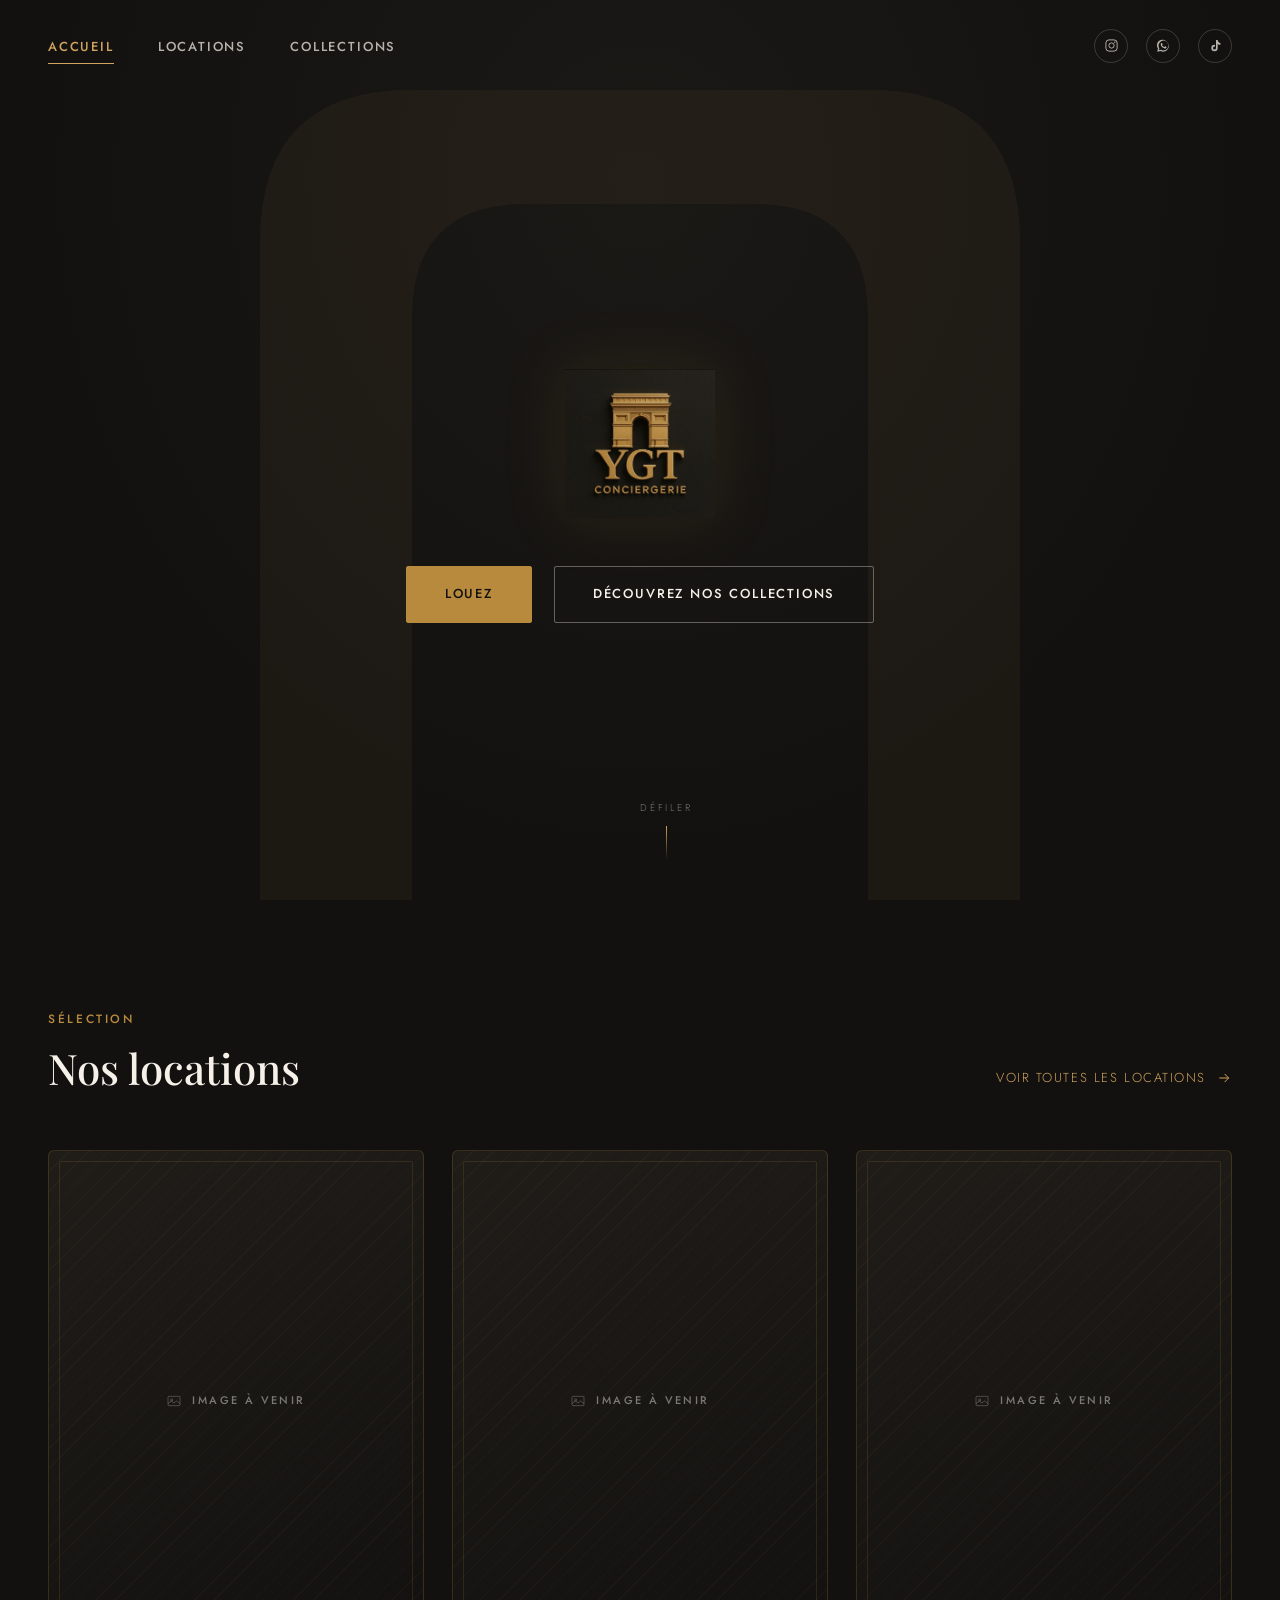
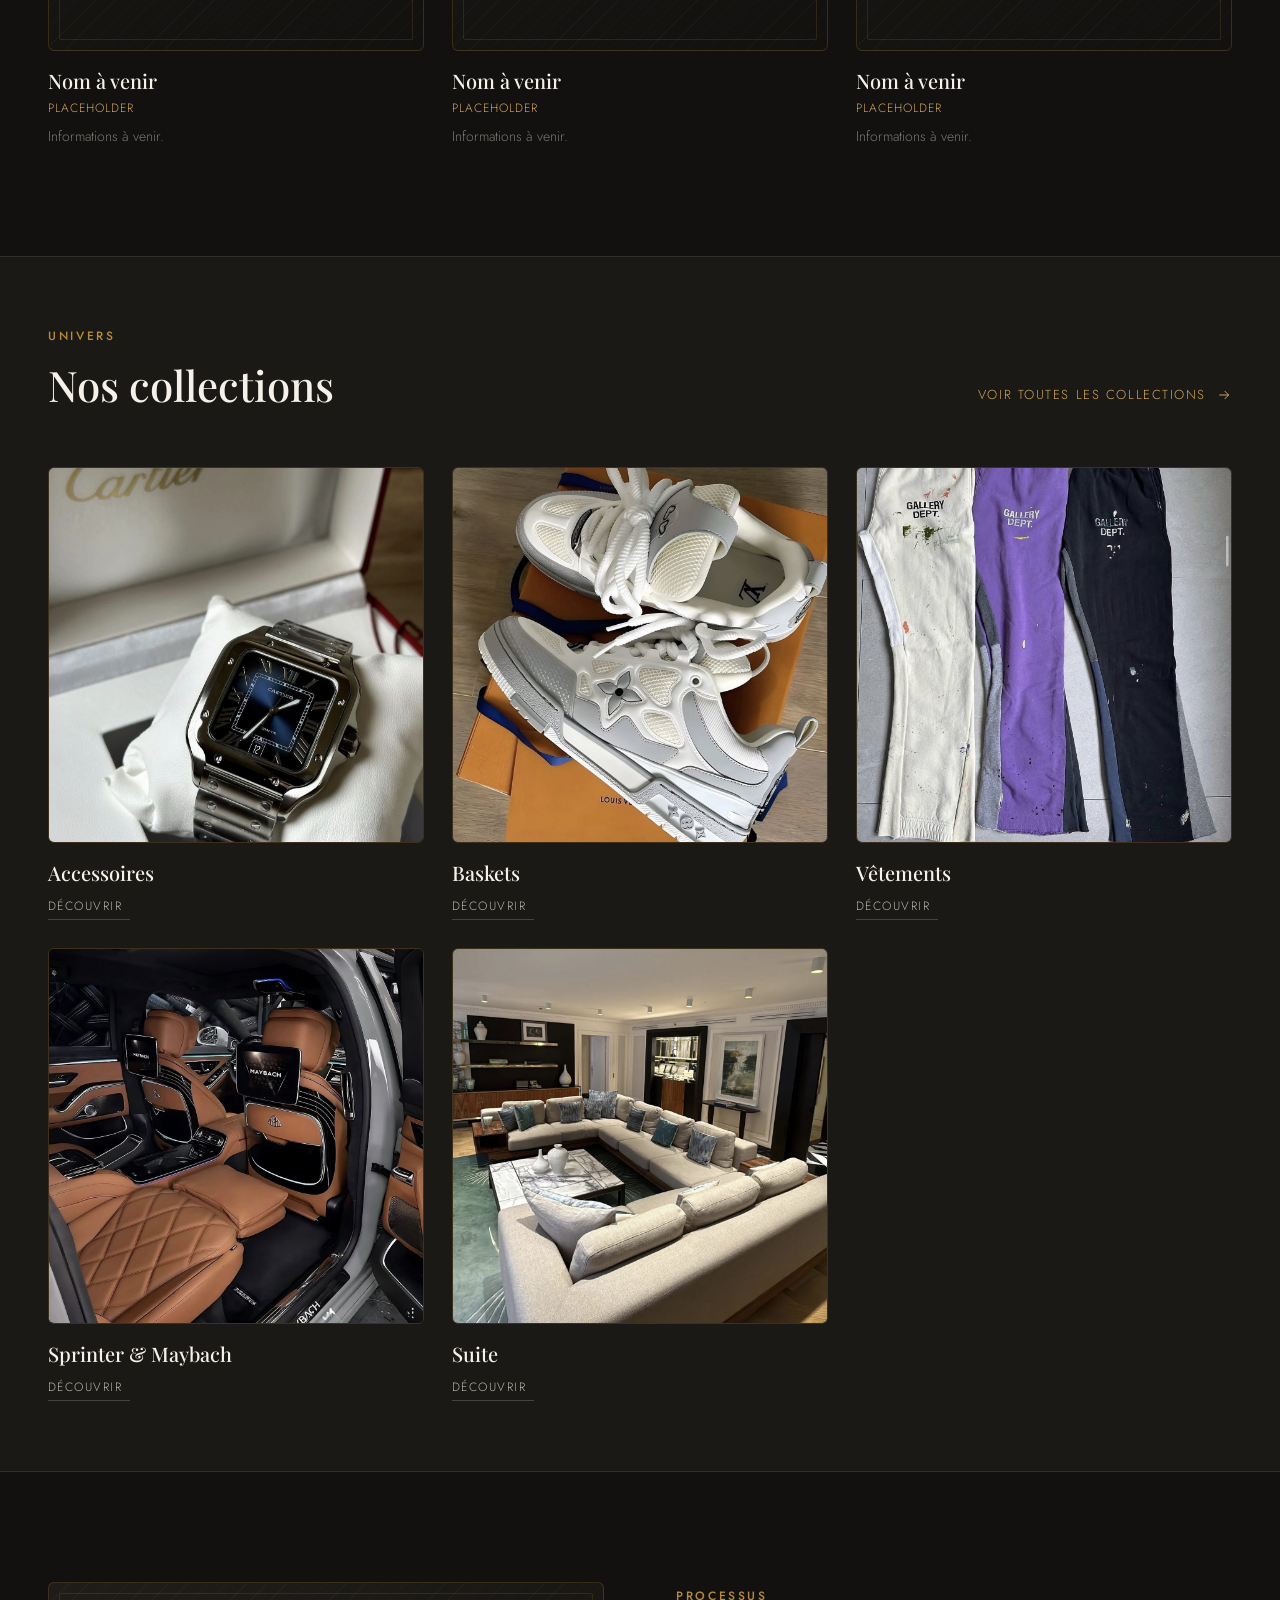
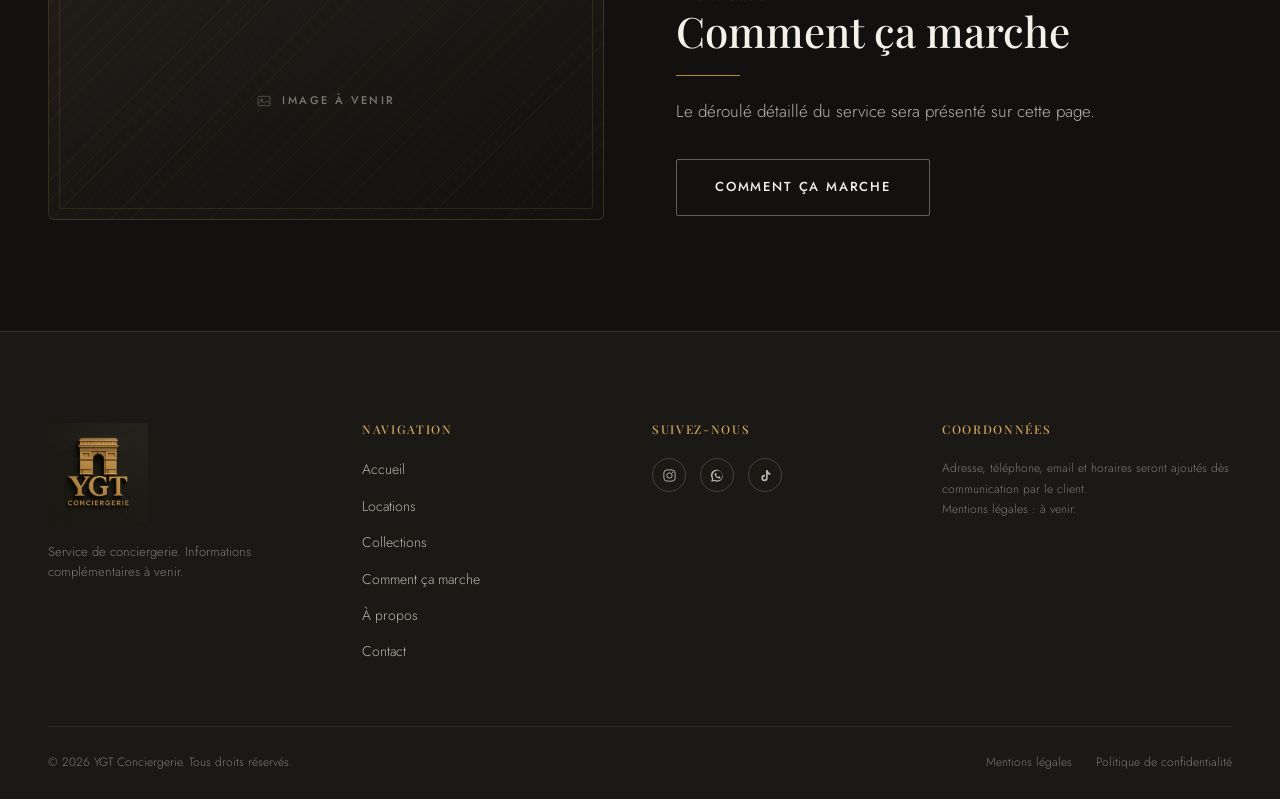
<file: index.html>
<!DOCTYPE html>
<html lang="fr">
<head>
<meta charset="UTF-8">
<meta name="viewport" content="width=device-width, initial-scale=1.0">
<title>YGT Conciergerie — Accueil</title>
<meta name="description" content="YGT Conciergerie — site officiel. Contenu en cours de finalisation.">
<link rel="canonical" href="https://www.ygtconciergerie-a-definir.fr/">
<!-- ⚠ Domaine de production à renseigner : remplacer "ygtconciergerie-a-definir.fr" partout dans le site avant mise en ligne -->

<!-- Open Graph -->
<meta property="og:type" content="website">
<meta property="og:site_name" content="YGT Conciergerie">
<meta property="og:title" content="YGT Conciergerie — Accueil">
<meta property="og:description" content="YGT Conciergerie — site officiel. Contenu en cours de finalisation.">
<meta property="og:image" content="https://www.ygtconciergerie-a-definir.fr/assets/logos/17_miniature_og_avec_texte.jpg">
<meta property="og:url" content="https://www.ygtconciergerie-a-definir.fr/">
<meta property="og:locale" content="fr_FR">

<!-- Twitter / X Card -->
<meta name="twitter:card" content="summary_large_image">
<meta name="twitter:title" content="YGT Conciergerie — Accueil">
<meta name="twitter:description" content="YGT Conciergerie — site officiel. Contenu en cours de finalisation.">
<meta name="twitter:image" content="https://www.ygtconciergerie-a-definir.fr/assets/logos/17_miniature_og_avec_texte.jpg">

<!-- Favicon / icônes -->
<link rel="icon" href="assets/logos/06_favicon_16.jpg" sizes="16x16" type="image/jpeg">
<link rel="icon" href="assets/logos/05_favicon_32.jpg" sizes="32x32" type="image/jpeg">
<link rel="icon" href="assets/logos/04_favicon_64.jpg" sizes="64x64" type="image/jpeg">
<link rel="icon" href="assets/logos/03_favicon_128.jpg" sizes="128x128" type="image/jpeg">
<link rel="icon" href="assets/logos/02_favicon_256.jpg" sizes="256x256" type="image/jpeg">
<link rel="apple-touch-icon" href="assets/logos/07_icone_application_fond_sombre.jpg">

<link rel="stylesheet" href="css/style.css">
<link rel="stylesheet" href="css/animations.css">
<link rel="stylesheet" href="css/responsive.css">
</head>
<body>
<a class="skip-link" href="#main">Aller au contenu principal</a>

<!-- ==================== HEADER ==================== -->
<header class="site-header" id="siteHeader">
    <div class="container header-inner">
        <nav class="main-nav" aria-label="Navigation principale">
            <ul>
                <li><a href="index.html" class="nav-link" aria-current="page">Accueil</a></li>
                <li><a href="locations.html" class="nav-link">Locations</a></li>
                <li><a href="collections.html" class="nav-link">Collections</a></li>
            </ul>
        </nav>

        <div class="header-socials" aria-label="Réseaux sociaux YGT Conciergerie">
            <!-- ⚠ Liens sociaux à renseigner par le client -->
            <a href="#" class="social-icon" aria-label="Instagram (lien à venir)">
                <svg viewBox="0 0 24 24" fill="none" stroke="currentColor" stroke-width="1.5" aria-hidden="true"><rect x="3" y="3" width="18" height="18" rx="5"/><circle cx="12" cy="12" r="4.2"/><circle cx="17.3" cy="6.7" r="1.1" fill="currentColor" stroke="none"/></svg>
            </a>
            <a href="#" class="social-icon" aria-label="WhatsApp (lien à venir)">
                <svg viewBox="0 0 24 24" fill="currentColor" aria-hidden="true"><path d="M17.6 6.3A8.9 8.9 0 0 0 3.2 16.9L2 22l5.3-1.2a8.9 8.9 0 0 0 12.6-11A8.9 8.9 0 0 0 17.6 6.3zM12 20a7.9 7.9 0 0 1-4-1.1l-.3-.2-3 .7.7-2.9-.2-.3A7.9 7.9 0 1 1 12 20zm4.4-5.9c-.2-.1-1.4-.7-1.6-.8-.2-.1-.4-.1-.5.1-.2.2-.6.8-.8 1-.1.1-.3.2-.5.1-.2-.1-1-.4-1.9-1.2-.7-.6-1.2-1.4-1.3-1.6-.1-.2 0-.4.1-.5l.4-.4c.1-.1.2-.3.2-.4.1-.1 0-.3 0-.4C10.4 9.7 10 8.7 9.8 8.3c-.2-.4-.3-.3-.5-.3h-.4c-.1 0-.4.1-.6.3-.2.2-.8.8-.8 1.9s.8 2.2.9 2.4c.1.1 1.6 2.5 3.9 3.5.5.2 1 .4 1.3.5.5.2 1 .1 1.4.1.4-.1 1.4-.6 1.6-1.1.2-.5.2-1 .1-1.1-.1-.1-.2-.2-.4-.3z"/></svg>
            </a>
            <a href="#" class="social-icon" aria-label="TikTok (lien à venir)">
                <svg viewBox="0 0 24 24" fill="currentColor" aria-hidden="true"><path d="M16.6 5.8c-.7-.7-1.1-1.7-1.1-2.8h-2.7v13.1c0 1.3-1.1 2.4-2.4 2.4a2.4 2.4 0 0 1 0-4.8c.3 0 .5 0 .8.1V11c-.3 0-.5-.1-.8-.1a5.1 5.1 0 1 0 5.1 5.1V9.4a7.5 7.5 0 0 0 4.4 1.4V8.1a4.8 4.8 0 0 1-3.3-2.3z"/></svg>
            </a>
        </div>

        <button class="menu-toggle" id="menuToggle" aria-label="Ouvrir le menu" aria-expanded="false" aria-controls="mobileMenu">
            <span></span><span></span><span></span>
        </button>
    </div>
</header>

<!-- ==================== MENU MOBILE ==================== -->
<div class="mobile-menu" id="mobileMenu" aria-hidden="true">
    <nav class="mobile-menu-nav" aria-label="Navigation mobile">
        <ul>
            <li><a href="index.html" aria-current="page">Accueil</a></li>
            <li><a href="locations.html">Locations</a></li>
            <li><a href="collections.html">Collections</a></li>
        </ul>
    </nav>
    <div class="mobile-menu-socials" aria-label="Réseaux sociaux YGT Conciergerie">
        <a href="#" class="social-icon" aria-label="Instagram (lien à venir)">
            <svg viewBox="0 0 24 24" fill="none" stroke="currentColor" stroke-width="1.5" aria-hidden="true"><rect x="3" y="3" width="18" height="18" rx="5"/><circle cx="12" cy="12" r="4.2"/><circle cx="17.3" cy="6.7" r="1.1" fill="currentColor" stroke="none"/></svg>
        </a>
        <a href="#" class="social-icon" aria-label="WhatsApp (lien à venir)">
            <svg viewBox="0 0 24 24" fill="currentColor" aria-hidden="true"><path d="M17.6 6.3A8.9 8.9 0 0 0 3.2 16.9L2 22l5.3-1.2a8.9 8.9 0 0 0 12.6-11A8.9 8.9 0 0 0 17.6 6.3zM12 20a7.9 7.9 0 0 1-4-1.1l-.3-.2-3 .7.7-2.9-.2-.3A7.9 7.9 0 1 1 12 20zm4.4-5.9c-.2-.1-1.4-.7-1.6-.8-.2-.1-.4-.1-.5.1-.2.2-.6.8-.8 1-.1.1-.3.2-.5.1-.2-.1-1-.4-1.9-1.2-.7-.6-1.2-1.4-1.3-1.6-.1-.2 0-.4.1-.5l.4-.4c.1-.1.2-.3.2-.4.1-.1 0-.3 0-.4C10.4 9.7 10 8.7 9.8 8.3c-.2-.4-.3-.3-.5-.3h-.4c-.1 0-.4.1-.6.3-.2.2-.8.8-.8 1.9s.8 2.2.9 2.4c.1.1 1.6 2.5 3.9 3.5.5.2 1 .4 1.3.5.5.2 1 .1 1.4.1.4-.1 1.4-.6 1.6-1.1.2-.5.2-1 .1-1.1-.1-.1-.2-.2-.4-.3z"/></svg>
        </a>
        <a href="#" class="social-icon" aria-label="TikTok (lien à venir)">
            <svg viewBox="0 0 24 24" fill="currentColor" aria-hidden="true"><path d="M16.6 5.8c-.7-.7-1.1-1.7-1.1-2.8h-2.7v13.1c0 1.3-1.1 2.4-2.4 2.4a2.4 2.4 0 0 1 0-4.8c.3 0 .5 0 .8.1V11c-.3 0-.5-.1-.8-.1a5.1 5.1 0 1 0 5.1 5.1V9.4a7.5 7.5 0 0 0 4.4 1.4V8.1a4.8 4.8 0 0 1-3.3-2.3z"/></svg>
        </a>
    </div>
</div>

<main id="main">

<!-- ==================== HERO ==================== -->
<section class="hero" id="hero">
    <div class="hero-motif" aria-hidden="true">
        <svg viewBox="0 0 200 260" fill="currentColor"><path d="M0 260 L0 40 Q0 0 40 0 L160 0 Q200 0 200 40 L200 260 L160 260 L160 60 Q160 30 130 30 L70 30 Q40 30 40 60 L40 260 Z"/></svg>
    </div>

    <div class="hero-content container">
        <img class="hero-logo" src="assets/logos/Logo-Principal.jpeg" alt="YGT Conciergerie" width="150" height="180">

        <div class="hero-ctas">
            <a href="locations.html" class="btn btn-primary">Louez</a>
            <a href="collections.html" class="btn btn-secondary">Découvrez nos collections</a>
        </div>
    </div>

    <div class="hero-scroll-cue" aria-hidden="true">
        <span>Défiler</span>
        <div class="scroll-line"></div>
    </div>
</section>

<!-- ==================== APERÇU LOCATIONS ==================== -->
<section class="section" aria-labelledby="locations-preview-title">
    <div class="container">
        <div class="section-header reveal">
            <div>
                <span class="eyebrow">Sélection</span>
                <h2 class="section-title" id="locations-preview-title">Nos locations</h2>
            </div>
            <a href="locations.html" class="section-link">
                Voir toutes les locations
                <svg viewBox="0 0 24 24" fill="none" stroke="currentColor" stroke-width="1.5" aria-hidden="true"><path d="M5 12h14M13 6l6 6-6 6"/></svg>
            </a>
        </div>

        <div class="card-grid">
            <article class="card reveal reveal-delay-1">
                <div class="card-media media-placeholder ratio-portrait">
                    <span class="placeholder-label">
                        <svg viewBox="0 0 24 24" fill="none" stroke="currentColor" stroke-width="1.3" aria-hidden="true"><rect x="3" y="5" width="18" height="14" rx="1.5"/><circle cx="8.5" cy="10.5" r="1.7"/><path d="M3 16l5-4 4 3 4-3 5 4"/></svg>
                        Image à venir
                    </span>
                </div>
                <div class="card-body">
                    <h3 class="card-title">Nom à venir</h3>
                    <span class="card-meta">Placeholder</span>
                    <p class="card-text">Informations à venir.</p>
                </div>
            </article>

            <article class="card reveal reveal-delay-2">
                <div class="card-media media-placeholder ratio-portrait">
                    <span class="placeholder-label">
                        <svg viewBox="0 0 24 24" fill="none" stroke="currentColor" stroke-width="1.3" aria-hidden="true"><rect x="3" y="5" width="18" height="14" rx="1.5"/><circle cx="8.5" cy="10.5" r="1.7"/><path d="M3 16l5-4 4 3 4-3 5 4"/></svg>
                        Image à venir
                    </span>
                </div>
                <div class="card-body">
                    <h3 class="card-title">Nom à venir</h3>
                    <span class="card-meta">Placeholder</span>
                    <p class="card-text">Informations à venir.</p>
                </div>
            </article>

            <article class="card reveal reveal-delay-3">
                <div class="card-media media-placeholder ratio-portrait">
                    <span class="placeholder-label">
                        <svg viewBox="0 0 24 24" fill="none" stroke="currentColor" stroke-width="1.3" aria-hidden="true"><rect x="3" y="5" width="18" height="14" rx="1.5"/><circle cx="8.5" cy="10.5" r="1.7"/><path d="M3 16l5-4 4 3 4-3 5 4"/></svg>
                        Image à venir
                    </span>
                </div>
                <div class="card-body">
                    <h3 class="card-title">Nom à venir</h3>
                    <span class="card-meta">Placeholder</span>
                    <p class="card-text">Informations à venir.</p>
                </div>
            </article>
        </div>
    </div>
</section>

<!-- ==================== APERÇU COLLECTIONS ==================== -->
<section class="section section-tight strip-dark" aria-labelledby="collections-preview-title">
    <div class="container">
        <div class="section-header reveal">
            <div>
                <span class="eyebrow">Univers</span>
                <h2 class="section-title" id="collections-preview-title">Nos collections</h2>
            </div>
            <a href="collections.html" class="section-link">
                Voir toutes les collections
                <svg viewBox="0 0 24 24" fill="none" stroke="currentColor" stroke-width="1.5" aria-hidden="true"><path d="M5 12h14M13 6l6 6-6 6"/></svg>
            </a>
        </div>

        <div class="card-grid">
            <article class="card reveal reveal-delay-1">
                <a href="collections.html#accessoires" class="card-media ratio-square card-media-photo">
                    <img src="assets/produits/accessoires/accessoires-01.jpg" alt="Accessoires — YGT Conciergerie" loading="lazy">
                </a>
                <div class="card-body">
                    <h3 class="card-title">Accessoires</h3>
                    <a href="collections.html#accessoires" class="card-link">
                        Découvrir
                        <svg viewBox="0 0 24 24" fill="none" stroke="currentColor" stroke-width="1.5" aria-hidden="true"><path d="M5 12h14M13 6l6 6-6 6"/></svg>
                    </a>
                </div>
            </article>

            <article class="card reveal reveal-delay-2">
                <a href="collections.html#baskets" class="card-media ratio-square card-media-photo">
                    <img src="assets/produits/baskets/baskets-01.jpg" alt="Baskets — YGT Conciergerie" loading="lazy">
                </a>
                <div class="card-body">
                    <h3 class="card-title">Baskets</h3>
                    <a href="collections.html#baskets" class="card-link">
                        Découvrir
                        <svg viewBox="0 0 24 24" fill="none" stroke="currentColor" stroke-width="1.5" aria-hidden="true"><path d="M5 12h14M13 6l6 6-6 6"/></svg>
                    </a>
                </div>
            </article>

            <article class="card reveal reveal-delay-3">
                <a href="collections.html#vetements" class="card-media ratio-square card-media-photo">
                    <img src="assets/produits/vetements/vetements-01.jpg" alt="Vêtements — YGT Conciergerie" loading="lazy">
                </a>
                <div class="card-body">
                    <h3 class="card-title">Vêtements</h3>
                    <a href="collections.html#vetements" class="card-link">
                        Découvrir
                        <svg viewBox="0 0 24 24" fill="none" stroke="currentColor" stroke-width="1.5" aria-hidden="true"><path d="M5 12h14M13 6l6 6-6 6"/></svg>
                    </a>
                </div>
            </article>

            <article class="card reveal reveal-delay-4">
                <a href="collections.html#sprinter-maybach" class="card-media ratio-square card-media-photo">
                    <img src="assets/produits/sprinter-maybach/sprinter-maybach-01.jpg" alt="Sprinter &amp; Maybach — YGT Conciergerie" loading="lazy">
                </a>
                <div class="card-body">
                    <h3 class="card-title">Sprinter &amp; Maybach</h3>
                    <a href="collections.html#sprinter-maybach" class="card-link">
                        Découvrir
                        <svg viewBox="0 0 24 24" fill="none" stroke="currentColor" stroke-width="1.5" aria-hidden="true"><path d="M5 12h14M13 6l6 6-6 6"/></svg>
                    </a>
                </div>
            </article>

            <article class="card reveal reveal-delay-5">
                <a href="collections.html#suite" class="card-media ratio-square card-media-photo">
                    <img src="assets/produits/suite/suite-01.jpg" alt="Suite — YGT Conciergerie" loading="lazy">
                </a>
                <div class="card-body">
                    <h3 class="card-title">Suite</h3>
                    <a href="collections.html#suite" class="card-link">
                        Découvrir
                        <svg viewBox="0 0 24 24" fill="none" stroke="currentColor" stroke-width="1.5" aria-hidden="true"><path d="M5 12h14M13 6l6 6-6 6"/></svg>
                    </a>
                </div>
            </article>
        </div>
    </div>
</section>

<!-- ==================== BANDEAU COMMENT ÇA MARCHE ==================== -->
<section class="section" aria-labelledby="how-it-works-title">
    <div class="container split">
        <div class="media-placeholder ratio-wide reveal">
            <span class="placeholder-label">
                <svg viewBox="0 0 24 24" fill="none" stroke="currentColor" stroke-width="1.3" aria-hidden="true"><rect x="3" y="5" width="18" height="14" rx="1.5"/><circle cx="8.5" cy="10.5" r="1.7"/><path d="M3 16l5-4 4 3 4-3 5 4"/></svg>
                Image à venir
            </span>
        </div>

        <div class="reveal">
            <span class="eyebrow">Processus</span>
            <h2 class="section-title" id="how-it-works-title">Comment ça marche</h2>
            <hr class="divider-gold">
            <p class="text-lead" style="margin-top: 22px;">Le déroulé détaillé du service sera présenté sur cette page.</p>
            <div style="margin-top: 34px;">
                <a href="comment-ca-marche.html" class="btn btn-secondary">Comment ça marche</a>
            </div>
        </div>
    </div>
</section>

</main>

<!-- ==================== FOOTER ==================== -->
<footer class="site-footer">
    <div class="container">
        <div class="footer-top">
            <div class="reveal">
                <img class="footer-brand-logo" src="assets/logos/Logo-Principal.jpeg" alt="YGT Conciergerie" width="100" height="120">
                <p class="footer-brand-text">Service de conciergerie. Informations complémentaires à venir.</p>
            </div>

            <div class="reveal reveal-delay-1">
                <h3 class="footer-col-title">Navigation</h3>
                <nav class="footer-links" aria-label="Navigation footer">
                    <a href="index.html">Accueil</a>
                    <a href="locations.html">Locations</a>
                    <a href="collections.html">Collections</a>
                    <a href="comment-ca-marche.html">Comment ça marche</a>
                    <a href="a-propos.html">À propos</a>
                    <a href="contact.html">Contact</a>
                </nav>
            </div>

            <div class="reveal reveal-delay-2">
                <h3 class="footer-col-title">Suivez-nous</h3>
                <div class="footer-socials" aria-label="Réseaux sociaux YGT Conciergerie">
                    <a href="#" class="social-icon" aria-label="Instagram (lien à venir)">
                        <svg viewBox="0 0 24 24" fill="none" stroke="currentColor" stroke-width="1.5" aria-hidden="true"><rect x="3" y="3" width="18" height="18" rx="5"/><circle cx="12" cy="12" r="4.2"/><circle cx="17.3" cy="6.7" r="1.1" fill="currentColor" stroke="none"/></svg>
                    </a>
                    <a href="#" class="social-icon" aria-label="WhatsApp (lien à venir)">
                        <svg viewBox="0 0 24 24" fill="currentColor" aria-hidden="true"><path d="M17.6 6.3A8.9 8.9 0 0 0 3.2 16.9L2 22l5.3-1.2a8.9 8.9 0 0 0 12.6-11A8.9 8.9 0 0 0 17.6 6.3zM12 20a7.9 7.9 0 0 1-4-1.1l-.3-.2-3 .7.7-2.9-.2-.3A7.9 7.9 0 1 1 12 20zm4.4-5.9c-.2-.1-1.4-.7-1.6-.8-.2-.1-.4-.1-.5.1-.2.2-.6.8-.8 1-.1.1-.3.2-.5.1-.2-.1-1-.4-1.9-1.2-.7-.6-1.2-1.4-1.3-1.6-.1-.2 0-.4.1-.5l.4-.4c.1-.1.2-.3.2-.4.1-.1 0-.3 0-.4C10.4 9.7 10 8.7 9.8 8.3c-.2-.4-.3-.3-.5-.3h-.4c-.1 0-.4.1-.6.3-.2.2-.8.8-.8 1.9s.8 2.2.9 2.4c.1.1 1.6 2.5 3.9 3.5.5.2 1 .4 1.3.5.5.2 1 .1 1.4.1.4-.1 1.4-.6 1.6-1.1.2-.5.2-1 .1-1.1-.1-.1-.2-.2-.4-.3z"/></svg>
                    </a>
                    <a href="#" class="social-icon" aria-label="TikTok (lien à venir)">
                        <svg viewBox="0 0 24 24" fill="currentColor" aria-hidden="true"><path d="M16.6 5.8c-.7-.7-1.1-1.7-1.1-2.8h-2.7v13.1c0 1.3-1.1 2.4-2.4 2.4a2.4 2.4 0 0 1 0-4.8c.3 0 .5 0 .8.1V11c-.3 0-.5-.1-.8-.1a5.1 5.1 0 1 0 5.1 5.1V9.4a7.5 7.5 0 0 0 4.4 1.4V8.1a4.8 4.8 0 0 1-3.3-2.3z"/></svg>
                    </a>
                </div>
            </div>

            <div class="reveal reveal-delay-3">
                <h3 class="footer-col-title">Coordonnées</h3>
                <p class="footer-legal-note">
                    Adresse, téléphone, email et horaires seront ajoutés dès communication par le client.<br>
                    Mentions légales : à venir.
                </p>
            </div>
        </div>

        <div class="footer-bottom">
            <p class="footer-copyright">© 2026 YGT Conciergerie. Tous droits réservés.</p>
            <div class="footer-bottom-links">
                <a href="#">Mentions légales</a>
                <a href="#">Politique de confidentialité</a>
            </div>
        </div>
    </div>
</footer>

<script src="js/main.js"></script>
<script src="js/animations.js"></script>
</body>
</html>
</file>
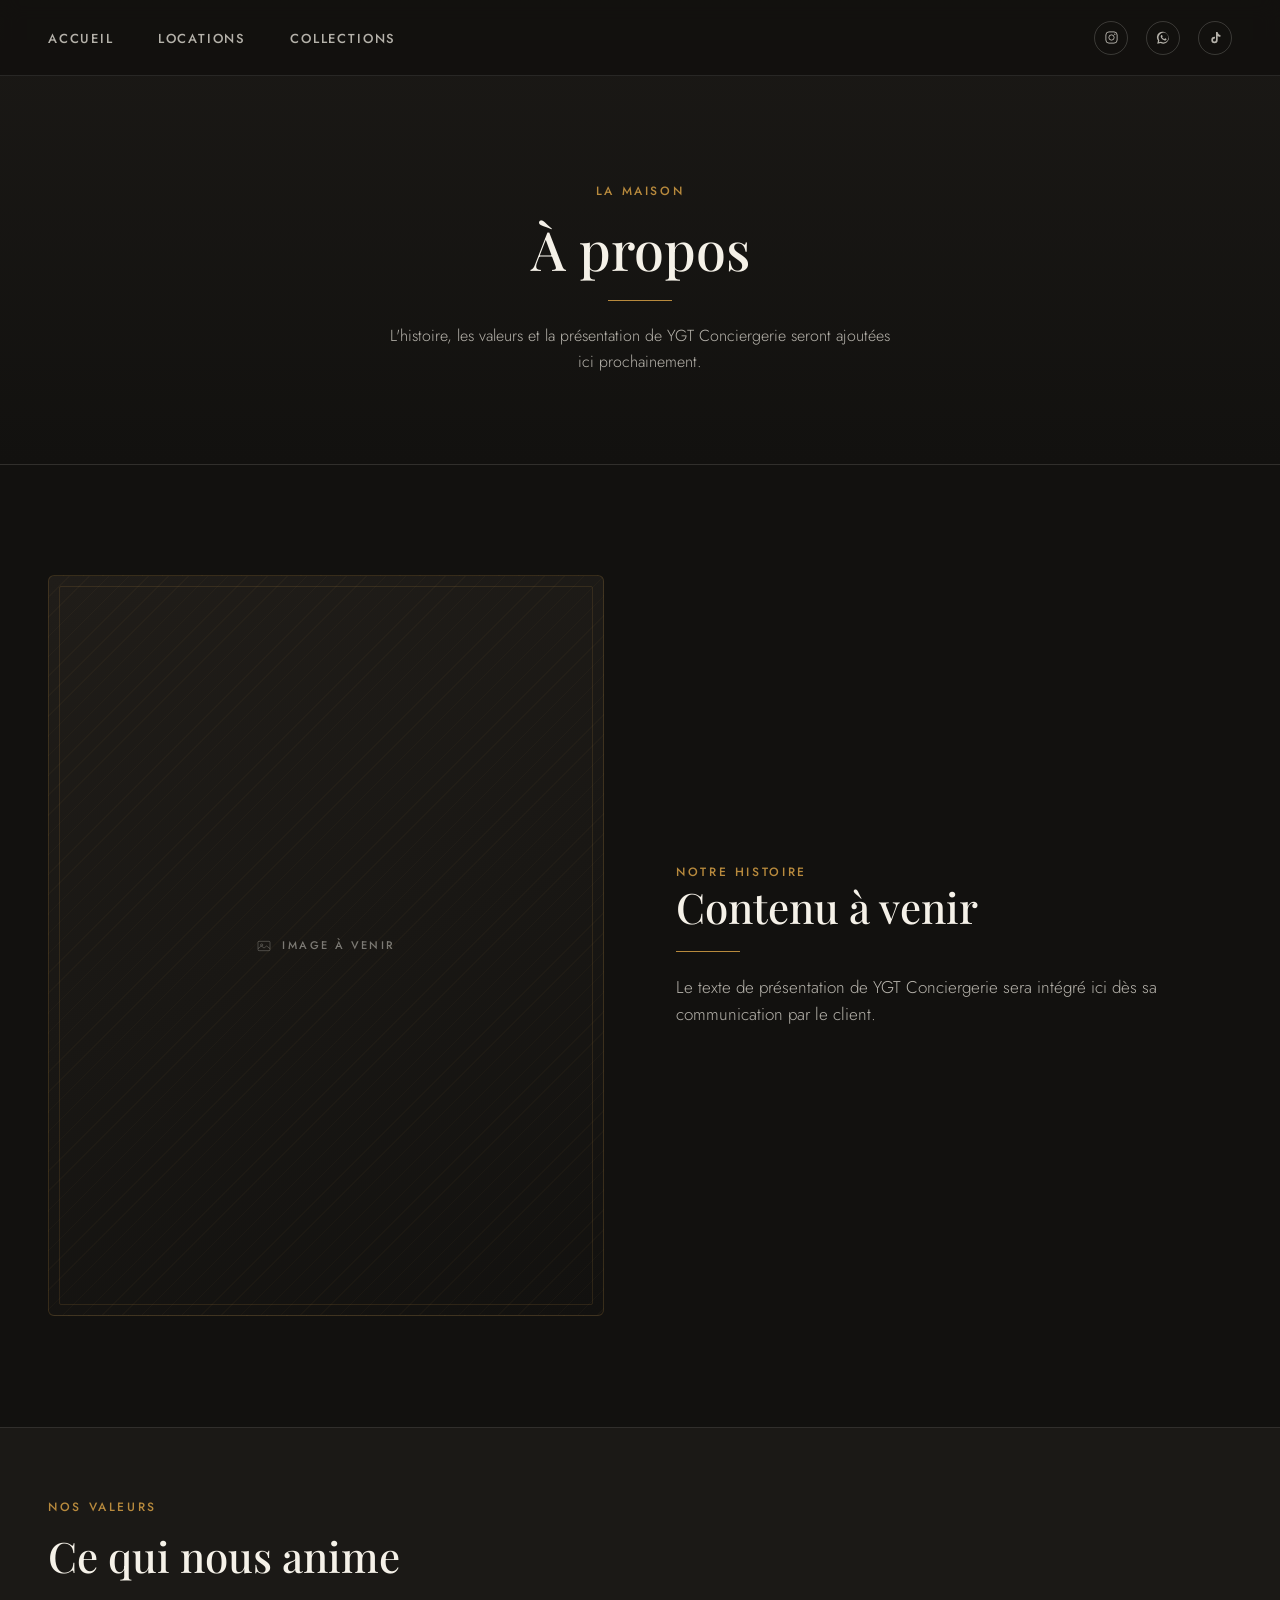
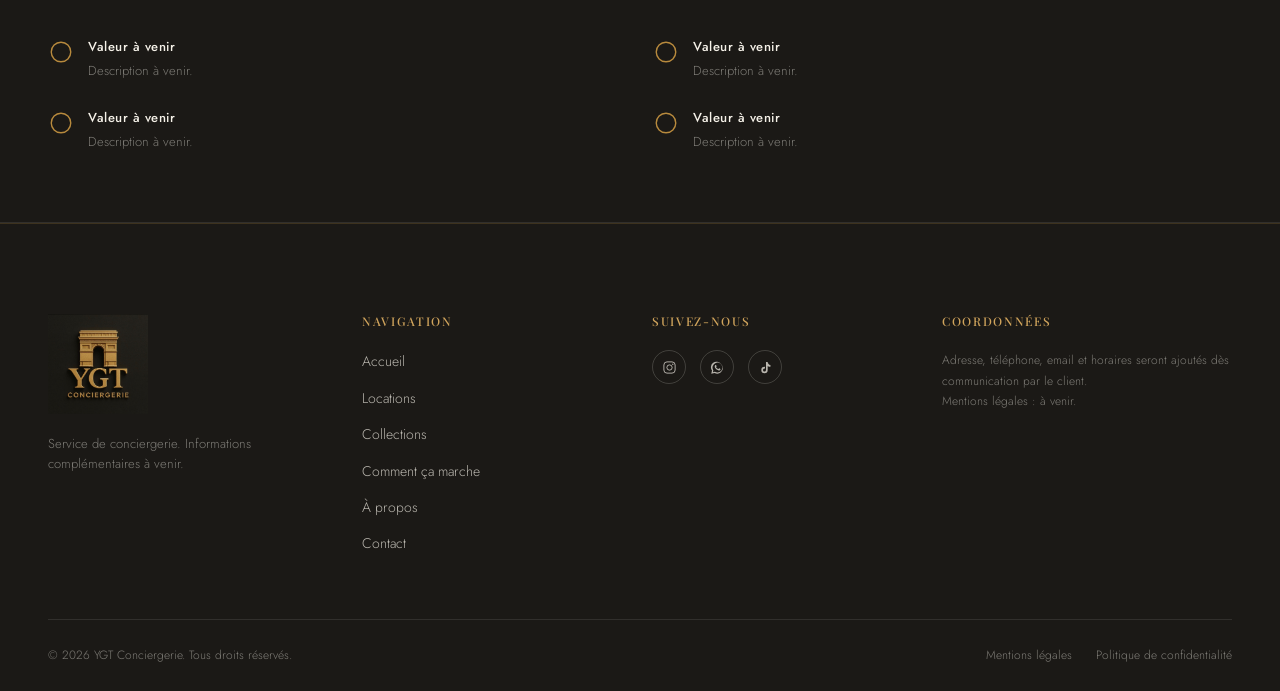
<file: a-propos.html>
<!DOCTYPE html>
<html lang="fr">
<head>
<meta charset="UTF-8">
<meta name="viewport" content="width=device-width, initial-scale=1.0">
<title>YGT Conciergerie — À propos</title>
<meta name="description" content="YGT Conciergerie — page À propos. Contenu en cours de finalisation.">
<link rel="canonical" href="https://www.ygtconciergerie-a-definir.fr/a-propos.html">
<!-- ⚠ Domaine de production à renseigner : remplacer "ygtconciergerie-a-definir.fr" partout dans le site avant mise en ligne -->

<meta property="og:type" content="website">
<meta property="og:site_name" content="YGT Conciergerie">
<meta property="og:title" content="YGT Conciergerie — À propos">
<meta property="og:description" content="YGT Conciergerie — page À propos. Contenu en cours de finalisation.">
<meta property="og:image" content="https://www.ygtconciergerie-a-definir.fr/assets/logos/17_miniature_og_avec_texte.jpg">
<meta property="og:url" content="https://www.ygtconciergerie-a-definir.fr/a-propos.html">
<meta property="og:locale" content="fr_FR">

<meta name="twitter:card" content="summary_large_image">
<meta name="twitter:title" content="YGT Conciergerie — À propos">
<meta name="twitter:description" content="YGT Conciergerie — page À propos. Contenu en cours de finalisation.">
<meta name="twitter:image" content="https://www.ygtconciergerie-a-definir.fr/assets/logos/17_miniature_og_avec_texte.jpg">

<link rel="icon" href="assets/logos/06_favicon_16.jpg" sizes="16x16" type="image/jpeg">
<link rel="icon" href="assets/logos/05_favicon_32.jpg" sizes="32x32" type="image/jpeg">
<link rel="icon" href="assets/logos/04_favicon_64.jpg" sizes="64x64" type="image/jpeg">
<link rel="icon" href="assets/logos/03_favicon_128.jpg" sizes="128x128" type="image/jpeg">
<link rel="icon" href="assets/logos/02_favicon_256.jpg" sizes="256x256" type="image/jpeg">
<link rel="apple-touch-icon" href="assets/logos/07_icone_application_fond_sombre.jpg">

<link rel="stylesheet" href="css/style.css">
<link rel="stylesheet" href="css/animations.css">
<link rel="stylesheet" href="css/responsive.css">
</head>
<body>
<a class="skip-link" href="#main">Aller au contenu principal</a>

<header class="site-header header-solid" id="siteHeader">
    <div class="container header-inner">
        <nav class="main-nav" aria-label="Navigation principale">
            <ul>
                <li><a href="index.html" class="nav-link">Accueil</a></li>
                <li><a href="locations.html" class="nav-link">Locations</a></li>
                <li><a href="collections.html" class="nav-link">Collections</a></li>
            </ul>
        </nav>

        <div class="header-socials" aria-label="Réseaux sociaux YGT Conciergerie">
            <a href="#" class="social-icon" aria-label="Instagram (lien à venir)">
                <svg viewBox="0 0 24 24" fill="none" stroke="currentColor" stroke-width="1.5" aria-hidden="true"><rect x="3" y="3" width="18" height="18" rx="5"/><circle cx="12" cy="12" r="4.2"/><circle cx="17.3" cy="6.7" r="1.1" fill="currentColor" stroke="none"/></svg>
            </a>
            <a href="#" class="social-icon" aria-label="WhatsApp (lien à venir)">
                <svg viewBox="0 0 24 24" fill="currentColor" aria-hidden="true"><path d="M17.6 6.3A8.9 8.9 0 0 0 3.2 16.9L2 22l5.3-1.2a8.9 8.9 0 0 0 12.6-11A8.9 8.9 0 0 0 17.6 6.3zM12 20a7.9 7.9 0 0 1-4-1.1l-.3-.2-3 .7.7-2.9-.2-.3A7.9 7.9 0 1 1 12 20zm4.4-5.9c-.2-.1-1.4-.7-1.6-.8-.2-.1-.4-.1-.5.1-.2.2-.6.8-.8 1-.1.1-.3.2-.5.1-.2-.1-1-.4-1.9-1.2-.7-.6-1.2-1.4-1.3-1.6-.1-.2 0-.4.1-.5l.4-.4c.1-.1.2-.3.2-.4.1-.1 0-.3 0-.4C10.4 9.7 10 8.7 9.8 8.3c-.2-.4-.3-.3-.5-.3h-.4c-.1 0-.4.1-.6.3-.2.2-.8.8-.8 1.9s.8 2.2.9 2.4c.1.1 1.6 2.5 3.9 3.5.5.2 1 .4 1.3.5.5.2 1 .1 1.4.1.4-.1 1.4-.6 1.6-1.1.2-.5.2-1 .1-1.1-.1-.1-.2-.2-.4-.3z"/></svg>
            </a>
            <a href="#" class="social-icon" aria-label="TikTok (lien à venir)">
                <svg viewBox="0 0 24 24" fill="currentColor" aria-hidden="true"><path d="M16.6 5.8c-.7-.7-1.1-1.7-1.1-2.8h-2.7v13.1c0 1.3-1.1 2.4-2.4 2.4a2.4 2.4 0 0 1 0-4.8c.3 0 .5 0 .8.1V11c-.3 0-.5-.1-.8-.1a5.1 5.1 0 1 0 5.1 5.1V9.4a7.5 7.5 0 0 0 4.4 1.4V8.1a4.8 4.8 0 0 1-3.3-2.3z"/></svg>
            </a>
        </div>

        <button class="menu-toggle" id="menuToggle" aria-label="Ouvrir le menu" aria-expanded="false" aria-controls="mobileMenu">
            <span></span><span></span><span></span>
        </button>
    </div>
</header>

<div class="mobile-menu" id="mobileMenu" aria-hidden="true">
    <nav class="mobile-menu-nav" aria-label="Navigation mobile">
        <ul>
            <li><a href="index.html">Accueil</a></li>
            <li><a href="locations.html">Locations</a></li>
            <li><a href="collections.html">Collections</a></li>
        </ul>
    </nav>
    <div class="mobile-menu-socials" aria-label="Réseaux sociaux YGT Conciergerie">
        <a href="#" class="social-icon" aria-label="Instagram (lien à venir)">
            <svg viewBox="0 0 24 24" fill="none" stroke="currentColor" stroke-width="1.5" aria-hidden="true"><rect x="3" y="3" width="18" height="18" rx="5"/><circle cx="12" cy="12" r="4.2"/><circle cx="17.3" cy="6.7" r="1.1" fill="currentColor" stroke="none"/></svg>
        </a>
        <a href="#" class="social-icon" aria-label="WhatsApp (lien à venir)">
            <svg viewBox="0 0 24 24" fill="currentColor" aria-hidden="true"><path d="M17.6 6.3A8.9 8.9 0 0 0 3.2 16.9L2 22l5.3-1.2a8.9 8.9 0 0 0 12.6-11A8.9 8.9 0 0 0 17.6 6.3zM12 20a7.9 7.9 0 0 1-4-1.1l-.3-.2-3 .7.7-2.9-.2-.3A7.9 7.9 0 1 1 12 20zm4.4-5.9c-.2-.1-1.4-.7-1.6-.8-.2-.1-.4-.1-.5.1-.2.2-.6.8-.8 1-.1.1-.3.2-.5.1-.2-.1-1-.4-1.9-1.2-.7-.6-1.2-1.4-1.3-1.6-.1-.2 0-.4.1-.5l.4-.4c.1-.1.2-.3.2-.4.1-.1 0-.3 0-.4C10.4 9.7 10 8.7 9.8 8.3c-.2-.4-.3-.3-.5-.3h-.4c-.1 0-.4.1-.6.3-.2.2-.8.8-.8 1.9s.8 2.2.9 2.4c.1.1 1.6 2.5 3.9 3.5.5.2 1 .4 1.3.5.5.2 1 .1 1.4.1.4-.1 1.4-.6 1.6-1.1.2-.5.2-1 .1-1.1-.1-.1-.2-.2-.4-.3z"/></svg>
        </a>
        <a href="#" class="social-icon" aria-label="TikTok (lien à venir)">
            <svg viewBox="0 0 24 24" fill="currentColor" aria-hidden="true"><path d="M16.6 5.8c-.7-.7-1.1-1.7-1.1-2.8h-2.7v13.1c0 1.3-1.1 2.4-2.4 2.4a2.4 2.4 0 0 1 0-4.8c.3 0 .5 0 .8.1V11c-.3 0-.5-.1-.8-.1a5.1 5.1 0 1 0 5.1 5.1V9.4a7.5 7.5 0 0 0 4.4 1.4V8.1a4.8 4.8 0 0 1-3.3-2.3z"/></svg>
        </a>
    </div>
</div>

<main id="main">

<section class="page-hero">
    <div class="container">
        <span class="eyebrow">La maison</span>
        <h1>À propos</h1>
        <hr class="divider-gold">
        <p class="page-lead">L'histoire, les valeurs et la présentation de YGT Conciergerie seront ajoutées ici prochainement.</p>
    </div>
</section>

<section class="section">
    <div class="container split">
        <div class="media-placeholder ratio-portrait reveal">
            <span class="placeholder-label">
                <svg viewBox="0 0 24 24" fill="none" stroke="currentColor" stroke-width="1.3" aria-hidden="true"><rect x="3" y="5" width="18" height="14" rx="1.5"/><circle cx="8.5" cy="10.5" r="1.7"/><path d="M3 16l5-4 4 3 4-3 5 4"/></svg>
                Image à venir
            </span>
        </div>

        <div class="reveal">
            <span class="eyebrow">Notre histoire</span>
            <h2 class="section-title">Contenu à venir</h2>
            <hr class="divider-gold">
            <p class="text-lead" style="margin-top: 22px;">Le texte de présentation de YGT Conciergerie sera intégré ici dès sa communication par le client.</p>
        </div>
    </div>
</section>

<section class="section section-tight strip-dark">
    <div class="container">
        <div class="section-header reveal">
            <div>
                <span class="eyebrow">Nos valeurs</span>
                <h2 class="section-title">Ce qui nous anime</h2>
            </div>
        </div>

        <div class="split-feature-list" style="margin-top: 0;">
            <div class="feature-item reveal reveal-delay-1">
                <svg viewBox="0 0 24 24" fill="none" stroke="currentColor" stroke-width="1.3" aria-hidden="true"><circle cx="12" cy="12" r="9"/></svg>
                <div>
                    <div class="feature-item-title">Valeur à venir</div>
                    <div class="feature-item-text">Description à venir.</div>
                </div>
            </div>
            <div class="feature-item reveal reveal-delay-2">
                <svg viewBox="0 0 24 24" fill="none" stroke="currentColor" stroke-width="1.3" aria-hidden="true"><circle cx="12" cy="12" r="9"/></svg>
                <div>
                    <div class="feature-item-title">Valeur à venir</div>
                    <div class="feature-item-text">Description à venir.</div>
                </div>
            </div>
            <div class="feature-item reveal reveal-delay-3">
                <svg viewBox="0 0 24 24" fill="none" stroke="currentColor" stroke-width="1.3" aria-hidden="true"><circle cx="12" cy="12" r="9"/></svg>
                <div>
                    <div class="feature-item-title">Valeur à venir</div>
                    <div class="feature-item-text">Description à venir.</div>
                </div>
            </div>
            <div class="feature-item reveal reveal-delay-4">
                <svg viewBox="0 0 24 24" fill="none" stroke="currentColor" stroke-width="1.3" aria-hidden="true"><circle cx="12" cy="12" r="9"/></svg>
                <div>
                    <div class="feature-item-title">Valeur à venir</div>
                    <div class="feature-item-text">Description à venir.</div>
                </div>
            </div>
        </div>
    </div>
</section>

</main>

<footer class="site-footer">
    <div class="container">
        <div class="footer-top">
            <div class="reveal">
                <img class="footer-brand-logo" src="assets/logos/Logo-Principal.jpeg" alt="YGT Conciergerie" width="100" height="120">
                <p class="footer-brand-text">Service de conciergerie. Informations complémentaires à venir.</p>
            </div>

            <div class="reveal reveal-delay-1">
                <h3 class="footer-col-title">Navigation</h3>
                <nav class="footer-links" aria-label="Navigation footer">
                    <a href="index.html">Accueil</a>
                    <a href="locations.html">Locations</a>
                    <a href="collections.html">Collections</a>
                    <a href="comment-ca-marche.html">Comment ça marche</a>
                    <a href="a-propos.html" aria-current="page">À propos</a>
                    <a href="contact.html">Contact</a>
                </nav>
            </div>

            <div class="reveal reveal-delay-2">
                <h3 class="footer-col-title">Suivez-nous</h3>
                <div class="footer-socials" aria-label="Réseaux sociaux YGT Conciergerie">
                    <a href="#" class="social-icon" aria-label="Instagram (lien à venir)">
                        <svg viewBox="0 0 24 24" fill="none" stroke="currentColor" stroke-width="1.5" aria-hidden="true"><rect x="3" y="3" width="18" height="18" rx="5"/><circle cx="12" cy="12" r="4.2"/><circle cx="17.3" cy="6.7" r="1.1" fill="currentColor" stroke="none"/></svg>
                    </a>
                    <a href="#" class="social-icon" aria-label="WhatsApp (lien à venir)">
                        <svg viewBox="0 0 24 24" fill="currentColor" aria-hidden="true"><path d="M17.6 6.3A8.9 8.9 0 0 0 3.2 16.9L2 22l5.3-1.2a8.9 8.9 0 0 0 12.6-11A8.9 8.9 0 0 0 17.6 6.3zM12 20a7.9 7.9 0 0 1-4-1.1l-.3-.2-3 .7.7-2.9-.2-.3A7.9 7.9 0 1 1 12 20zm4.4-5.9c-.2-.1-1.4-.7-1.6-.8-.2-.1-.4-.1-.5.1-.2.2-.6.8-.8 1-.1.1-.3.2-.5.1-.2-.1-1-.4-1.9-1.2-.7-.6-1.2-1.4-1.3-1.6-.1-.2 0-.4.1-.5l.4-.4c.1-.1.2-.3.2-.4.1-.1 0-.3 0-.4C10.4 9.7 10 8.7 9.8 8.3c-.2-.4-.3-.3-.5-.3h-.4c-.1 0-.4.1-.6.3-.2.2-.8.8-.8 1.9s.8 2.2.9 2.4c.1.1 1.6 2.5 3.9 3.5.5.2 1 .4 1.3.5.5.2 1 .1 1.4.1.4-.1 1.4-.6 1.6-1.1.2-.5.2-1 .1-1.1-.1-.1-.2-.2-.4-.3z"/></svg>
                    </a>
                    <a href="#" class="social-icon" aria-label="TikTok (lien à venir)">
                        <svg viewBox="0 0 24 24" fill="currentColor" aria-hidden="true"><path d="M16.6 5.8c-.7-.7-1.1-1.7-1.1-2.8h-2.7v13.1c0 1.3-1.1 2.4-2.4 2.4a2.4 2.4 0 0 1 0-4.8c.3 0 .5 0 .8.1V11c-.3 0-.5-.1-.8-.1a5.1 5.1 0 1 0 5.1 5.1V9.4a7.5 7.5 0 0 0 4.4 1.4V8.1a4.8 4.8 0 0 1-3.3-2.3z"/></svg>
                    </a>
                </div>
            </div>

            <div class="reveal reveal-delay-3">
                <h3 class="footer-col-title">Coordonnées</h3>
                <p class="footer-legal-note">
                    Adresse, téléphone, email et horaires seront ajoutés dès communication par le client.<br>
                    Mentions légales : à venir.
                </p>
            </div>
        </div>

        <div class="footer-bottom">
            <p class="footer-copyright">© 2026 YGT Conciergerie. Tous droits réservés.</p>
            <div class="footer-bottom-links">
                <a href="#">Mentions légales</a>
                <a href="#">Politique de confidentialité</a>
            </div>
        </div>
    </div>
</footer>

<script src="js/main.js"></script>
<script src="js/animations.js"></script>
</body>
</html>
</file>
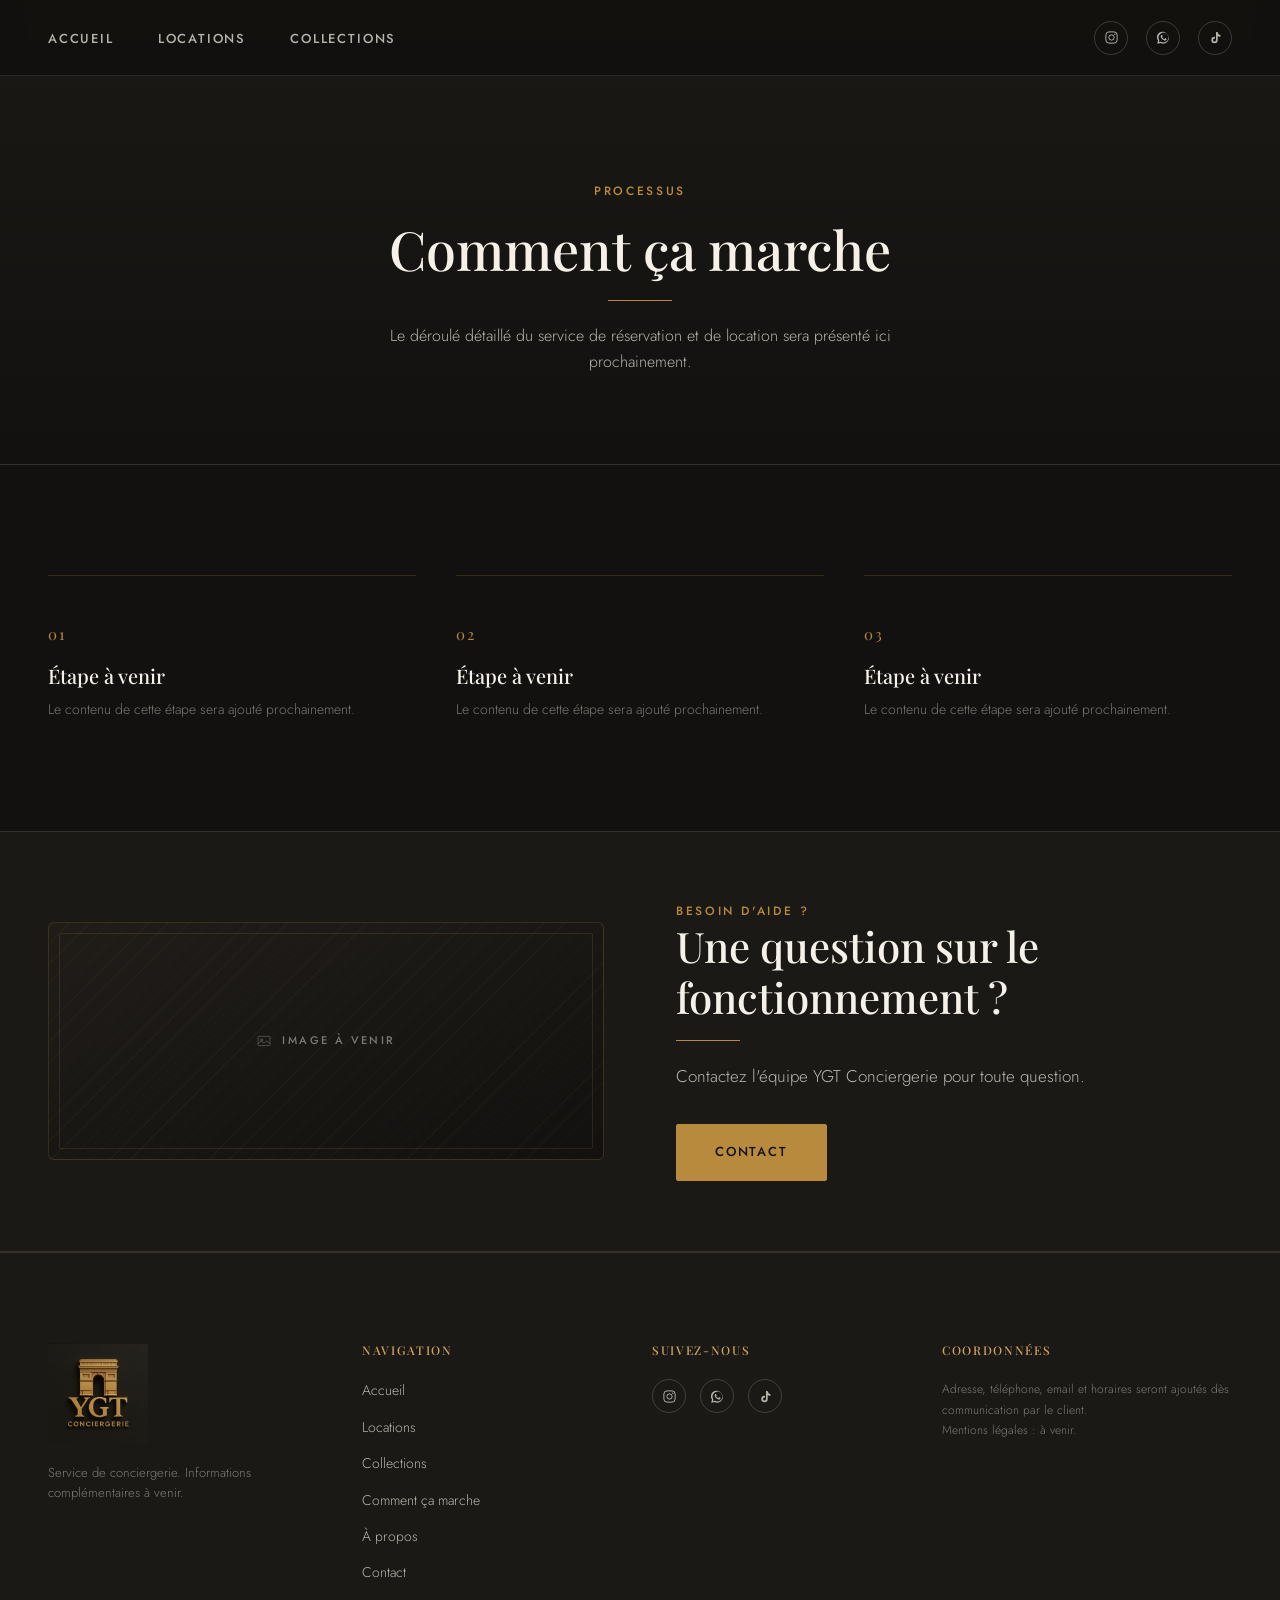
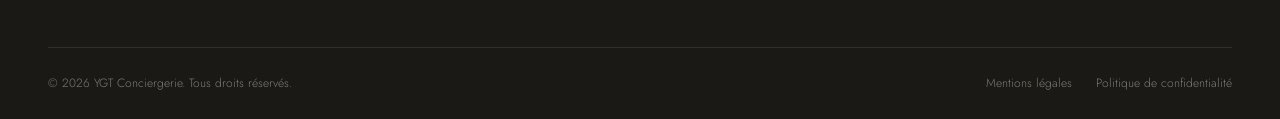
<file: comment-ca-marche.html>
<!DOCTYPE html>
<html lang="fr">
<head>
<meta charset="UTF-8">
<meta name="viewport" content="width=device-width, initial-scale=1.0">
<title>YGT Conciergerie — Comment ça marche</title>
<meta name="description" content="YGT Conciergerie — page Comment ça marche. Contenu en cours de finalisation.">
<link rel="canonical" href="https://www.ygtconciergerie-a-definir.fr/comment-ca-marche.html">
<!-- ⚠ Domaine de production à renseigner : remplacer "ygtconciergerie-a-definir.fr" partout dans le site avant mise en ligne -->

<meta property="og:type" content="website">
<meta property="og:site_name" content="YGT Conciergerie">
<meta property="og:title" content="YGT Conciergerie — Comment ça marche">
<meta property="og:description" content="YGT Conciergerie — page Comment ça marche. Contenu en cours de finalisation.">
<meta property="og:image" content="https://www.ygtconciergerie-a-definir.fr/assets/logos/17_miniature_og_avec_texte.jpg">
<meta property="og:url" content="https://www.ygtconciergerie-a-definir.fr/comment-ca-marche.html">
<meta property="og:locale" content="fr_FR">

<meta name="twitter:card" content="summary_large_image">
<meta name="twitter:title" content="YGT Conciergerie — Comment ça marche">
<meta name="twitter:description" content="YGT Conciergerie — page Comment ça marche. Contenu en cours de finalisation.">
<meta name="twitter:image" content="https://www.ygtconciergerie-a-definir.fr/assets/logos/17_miniature_og_avec_texte.jpg">

<link rel="icon" href="assets/logos/06_favicon_16.jpg" sizes="16x16" type="image/jpeg">
<link rel="icon" href="assets/logos/05_favicon_32.jpg" sizes="32x32" type="image/jpeg">
<link rel="icon" href="assets/logos/04_favicon_64.jpg" sizes="64x64" type="image/jpeg">
<link rel="icon" href="assets/logos/03_favicon_128.jpg" sizes="128x128" type="image/jpeg">
<link rel="icon" href="assets/logos/02_favicon_256.jpg" sizes="256x256" type="image/jpeg">
<link rel="apple-touch-icon" href="assets/logos/07_icone_application_fond_sombre.jpg">

<link rel="stylesheet" href="css/style.css">
<link rel="stylesheet" href="css/animations.css">
<link rel="stylesheet" href="css/responsive.css">
</head>
<body>
<a class="skip-link" href="#main">Aller au contenu principal</a>

<header class="site-header header-solid" id="siteHeader">
    <div class="container header-inner">
        <nav class="main-nav" aria-label="Navigation principale">
            <ul>
                <li><a href="index.html" class="nav-link">Accueil</a></li>
                <li><a href="locations.html" class="nav-link">Locations</a></li>
                <li><a href="collections.html" class="nav-link">Collections</a></li>
            </ul>
        </nav>

        <div class="header-socials" aria-label="Réseaux sociaux YGT Conciergerie">
            <a href="#" class="social-icon" aria-label="Instagram (lien à venir)">
                <svg viewBox="0 0 24 24" fill="none" stroke="currentColor" stroke-width="1.5" aria-hidden="true"><rect x="3" y="3" width="18" height="18" rx="5"/><circle cx="12" cy="12" r="4.2"/><circle cx="17.3" cy="6.7" r="1.1" fill="currentColor" stroke="none"/></svg>
            </a>
            <a href="#" class="social-icon" aria-label="WhatsApp (lien à venir)">
                <svg viewBox="0 0 24 24" fill="currentColor" aria-hidden="true"><path d="M17.6 6.3A8.9 8.9 0 0 0 3.2 16.9L2 22l5.3-1.2a8.9 8.9 0 0 0 12.6-11A8.9 8.9 0 0 0 17.6 6.3zM12 20a7.9 7.9 0 0 1-4-1.1l-.3-.2-3 .7.7-2.9-.2-.3A7.9 7.9 0 1 1 12 20zm4.4-5.9c-.2-.1-1.4-.7-1.6-.8-.2-.1-.4-.1-.5.1-.2.2-.6.8-.8 1-.1.1-.3.2-.5.1-.2-.1-1-.4-1.9-1.2-.7-.6-1.2-1.4-1.3-1.6-.1-.2 0-.4.1-.5l.4-.4c.1-.1.2-.3.2-.4.1-.1 0-.3 0-.4C10.4 9.7 10 8.7 9.8 8.3c-.2-.4-.3-.3-.5-.3h-.4c-.1 0-.4.1-.6.3-.2.2-.8.8-.8 1.9s.8 2.2.9 2.4c.1.1 1.6 2.5 3.9 3.5.5.2 1 .4 1.3.5.5.2 1 .1 1.4.1.4-.1 1.4-.6 1.6-1.1.2-.5.2-1 .1-1.1-.1-.1-.2-.2-.4-.3z"/></svg>
            </a>
            <a href="#" class="social-icon" aria-label="TikTok (lien à venir)">
                <svg viewBox="0 0 24 24" fill="currentColor" aria-hidden="true"><path d="M16.6 5.8c-.7-.7-1.1-1.7-1.1-2.8h-2.7v13.1c0 1.3-1.1 2.4-2.4 2.4a2.4 2.4 0 0 1 0-4.8c.3 0 .5 0 .8.1V11c-.3 0-.5-.1-.8-.1a5.1 5.1 0 1 0 5.1 5.1V9.4a7.5 7.5 0 0 0 4.4 1.4V8.1a4.8 4.8 0 0 1-3.3-2.3z"/></svg>
            </a>
        </div>

        <button class="menu-toggle" id="menuToggle" aria-label="Ouvrir le menu" aria-expanded="false" aria-controls="mobileMenu">
            <span></span><span></span><span></span>
        </button>
    </div>
</header>

<div class="mobile-menu" id="mobileMenu" aria-hidden="true">
    <nav class="mobile-menu-nav" aria-label="Navigation mobile">
        <ul>
            <li><a href="index.html">Accueil</a></li>
            <li><a href="locations.html">Locations</a></li>
            <li><a href="collections.html">Collections</a></li>
        </ul>
    </nav>
    <div class="mobile-menu-socials" aria-label="Réseaux sociaux YGT Conciergerie">
        <a href="#" class="social-icon" aria-label="Instagram (lien à venir)">
            <svg viewBox="0 0 24 24" fill="none" stroke="currentColor" stroke-width="1.5" aria-hidden="true"><rect x="3" y="3" width="18" height="18" rx="5"/><circle cx="12" cy="12" r="4.2"/><circle cx="17.3" cy="6.7" r="1.1" fill="currentColor" stroke="none"/></svg>
        </a>
        <a href="#" class="social-icon" aria-label="WhatsApp (lien à venir)">
            <svg viewBox="0 0 24 24" fill="currentColor" aria-hidden="true"><path d="M17.6 6.3A8.9 8.9 0 0 0 3.2 16.9L2 22l5.3-1.2a8.9 8.9 0 0 0 12.6-11A8.9 8.9 0 0 0 17.6 6.3zM12 20a7.9 7.9 0 0 1-4-1.1l-.3-.2-3 .7.7-2.9-.2-.3A7.9 7.9 0 1 1 12 20zm4.4-5.9c-.2-.1-1.4-.7-1.6-.8-.2-.1-.4-.1-.5.1-.2.2-.6.8-.8 1-.1.1-.3.2-.5.1-.2-.1-1-.4-1.9-1.2-.7-.6-1.2-1.4-1.3-1.6-.1-.2 0-.4.1-.5l.4-.4c.1-.1.2-.3.2-.4.1-.1 0-.3 0-.4C10.4 9.7 10 8.7 9.8 8.3c-.2-.4-.3-.3-.5-.3h-.4c-.1 0-.4.1-.6.3-.2.2-.8.8-.8 1.9s.8 2.2.9 2.4c.1.1 1.6 2.5 3.9 3.5.5.2 1 .4 1.3.5.5.2 1 .1 1.4.1.4-.1 1.4-.6 1.6-1.1.2-.5.2-1 .1-1.1-.1-.1-.2-.2-.4-.3z"/></svg>
        </a>
        <a href="#" class="social-icon" aria-label="TikTok (lien à venir)">
            <svg viewBox="0 0 24 24" fill="currentColor" aria-hidden="true"><path d="M16.6 5.8c-.7-.7-1.1-1.7-1.1-2.8h-2.7v13.1c0 1.3-1.1 2.4-2.4 2.4a2.4 2.4 0 0 1 0-4.8c.3 0 .5 0 .8.1V11c-.3 0-.5-.1-.8-.1a5.1 5.1 0 1 0 5.1 5.1V9.4a7.5 7.5 0 0 0 4.4 1.4V8.1a4.8 4.8 0 0 1-3.3-2.3z"/></svg>
        </a>
    </div>
</div>

<main id="main">

<section class="page-hero">
    <div class="container">
        <span class="eyebrow">Processus</span>
        <h1>Comment ça marche</h1>
        <hr class="divider-gold">
        <p class="page-lead">Le déroulé détaillé du service de réservation et de location sera présenté ici prochainement.</p>
    </div>
</section>

<section class="section">
    <div class="container">
        <div class="steps-list">

            <div class="step-item reveal reveal-delay-1">
                <span class="step-number">01</span>
                <h2 class="step-title">Étape à venir</h2>
                <p class="step-text">Le contenu de cette étape sera ajouté prochainement.</p>
            </div>

            <div class="step-item reveal reveal-delay-2">
                <span class="step-number">02</span>
                <h2 class="step-title">Étape à venir</h2>
                <p class="step-text">Le contenu de cette étape sera ajouté prochainement.</p>
            </div>

            <div class="step-item reveal reveal-delay-3">
                <span class="step-number">03</span>
                <h2 class="step-title">Étape à venir</h2>
                <p class="step-text">Le contenu de cette étape sera ajouté prochainement.</p>
            </div>

        </div>
    </div>
</section>

<section class="section section-tight strip-dark">
    <div class="container split split-reverse">
        <div class="reveal">
            <span class="eyebrow">Besoin d'aide ?</span>
            <h2 class="section-title">Une question sur le fonctionnement ?</h2>
            <hr class="divider-gold">
            <p class="text-lead" style="margin-top: 22px;">Contactez l'équipe YGT Conciergerie pour toute question.</p>
            <div style="margin-top: 34px;">
                <a href="contact.html" class="btn btn-primary">Contact</a>
            </div>
        </div>
        <div class="media-placeholder ratio-wide reveal">
            <span class="placeholder-label">
                <svg viewBox="0 0 24 24" fill="none" stroke="currentColor" stroke-width="1.3" aria-hidden="true"><rect x="3" y="5" width="18" height="14" rx="1.5"/><circle cx="8.5" cy="10.5" r="1.7"/><path d="M3 16l5-4 4 3 4-3 5 4"/></svg>
                Image à venir
            </span>
        </div>
    </div>
</section>

</main>

<footer class="site-footer">
    <div class="container">
        <div class="footer-top">
            <div class="reveal">
                <img class="footer-brand-logo" src="assets/logos/Logo-Principal.jpeg" alt="YGT Conciergerie" width="100" height="120">
                <p class="footer-brand-text">Service de conciergerie. Informations complémentaires à venir.</p>
            </div>

            <div class="reveal reveal-delay-1">
                <h3 class="footer-col-title">Navigation</h3>
                <nav class="footer-links" aria-label="Navigation footer">
                    <a href="index.html">Accueil</a>
                    <a href="locations.html">Locations</a>
                    <a href="collections.html">Collections</a>
                    <a href="comment-ca-marche.html" aria-current="page">Comment ça marche</a>
                    <a href="a-propos.html">À propos</a>
                    <a href="contact.html">Contact</a>
                </nav>
            </div>

            <div class="reveal reveal-delay-2">
                <h3 class="footer-col-title">Suivez-nous</h3>
                <div class="footer-socials" aria-label="Réseaux sociaux YGT Conciergerie">
                    <a href="#" class="social-icon" aria-label="Instagram (lien à venir)">
                        <svg viewBox="0 0 24 24" fill="none" stroke="currentColor" stroke-width="1.5" aria-hidden="true"><rect x="3" y="3" width="18" height="18" rx="5"/><circle cx="12" cy="12" r="4.2"/><circle cx="17.3" cy="6.7" r="1.1" fill="currentColor" stroke="none"/></svg>
                    </a>
                    <a href="#" class="social-icon" aria-label="WhatsApp (lien à venir)">
                        <svg viewBox="0 0 24 24" fill="currentColor" aria-hidden="true"><path d="M17.6 6.3A8.9 8.9 0 0 0 3.2 16.9L2 22l5.3-1.2a8.9 8.9 0 0 0 12.6-11A8.9 8.9 0 0 0 17.6 6.3zM12 20a7.9 7.9 0 0 1-4-1.1l-.3-.2-3 .7.7-2.9-.2-.3A7.9 7.9 0 1 1 12 20zm4.4-5.9c-.2-.1-1.4-.7-1.6-.8-.2-.1-.4-.1-.5.1-.2.2-.6.8-.8 1-.1.1-.3.2-.5.1-.2-.1-1-.4-1.9-1.2-.7-.6-1.2-1.4-1.3-1.6-.1-.2 0-.4.1-.5l.4-.4c.1-.1.2-.3.2-.4.1-.1 0-.3 0-.4C10.4 9.7 10 8.7 9.8 8.3c-.2-.4-.3-.3-.5-.3h-.4c-.1 0-.4.1-.6.3-.2.2-.8.8-.8 1.9s.8 2.2.9 2.4c.1.1 1.6 2.5 3.9 3.5.5.2 1 .4 1.3.5.5.2 1 .1 1.4.1.4-.1 1.4-.6 1.6-1.1.2-.5.2-1 .1-1.1-.1-.1-.2-.2-.4-.3z"/></svg>
                    </a>
                    <a href="#" class="social-icon" aria-label="TikTok (lien à venir)">
                        <svg viewBox="0 0 24 24" fill="currentColor" aria-hidden="true"><path d="M16.6 5.8c-.7-.7-1.1-1.7-1.1-2.8h-2.7v13.1c0 1.3-1.1 2.4-2.4 2.4a2.4 2.4 0 0 1 0-4.8c.3 0 .5 0 .8.1V11c-.3 0-.5-.1-.8-.1a5.1 5.1 0 1 0 5.1 5.1V9.4a7.5 7.5 0 0 0 4.4 1.4V8.1a4.8 4.8 0 0 1-3.3-2.3z"/></svg>
                    </a>
                </div>
            </div>

            <div class="reveal reveal-delay-3">
                <h3 class="footer-col-title">Coordonnées</h3>
                <p class="footer-legal-note">
                    Adresse, téléphone, email et horaires seront ajoutés dès communication par le client.<br>
                    Mentions légales : à venir.
                </p>
            </div>
        </div>

        <div class="footer-bottom">
            <p class="footer-copyright">© 2026 YGT Conciergerie. Tous droits réservés.</p>
            <div class="footer-bottom-links">
                <a href="#">Mentions légales</a>
                <a href="#">Politique de confidentialité</a>
            </div>
        </div>
    </div>
</footer>

<script src="js/main.js"></script>
<script src="js/animations.js"></script>
</body>
</html>
</file>
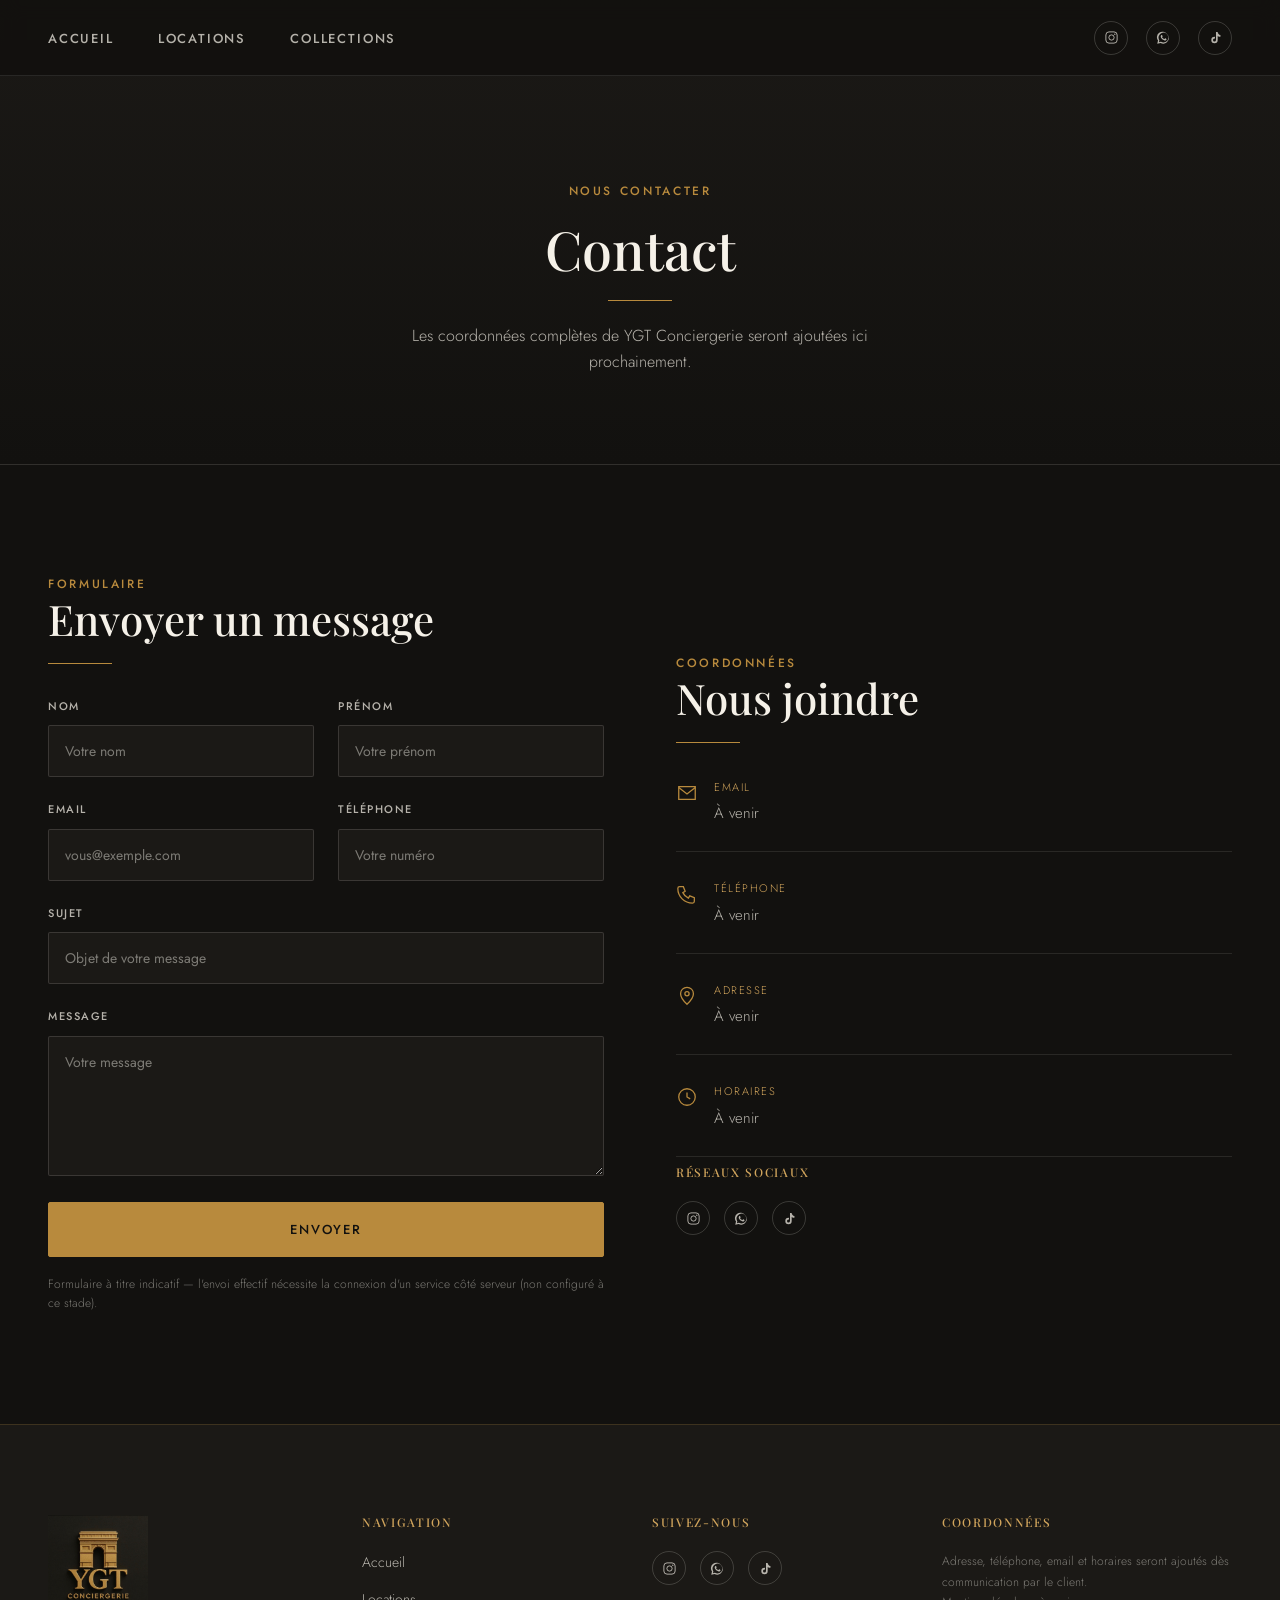
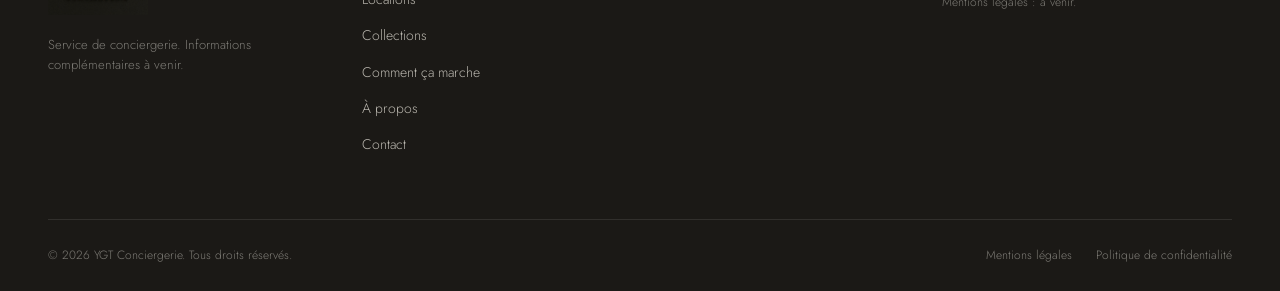
<file: contact.html>
<!DOCTYPE html>
<html lang="fr">
<head>
<meta charset="UTF-8">
<meta name="viewport" content="width=device-width, initial-scale=1.0">
<title>YGT Conciergerie — Contact</title>
<meta name="description" content="YGT Conciergerie — page Contact. Contenu en cours de finalisation.">
<link rel="canonical" href="https://www.ygtconciergerie-a-definir.fr/contact.html">
<!-- ⚠ Domaine de production à renseigner : remplacer "ygtconciergerie-a-definir.fr" partout dans le site avant mise en ligne -->

<meta property="og:type" content="website">
<meta property="og:site_name" content="YGT Conciergerie">
<meta property="og:title" content="YGT Conciergerie — Contact">
<meta property="og:description" content="YGT Conciergerie — page Contact. Contenu en cours de finalisation.">
<meta property="og:image" content="https://www.ygtconciergerie-a-definir.fr/assets/logos/17_miniature_og_avec_texte.jpg">
<meta property="og:url" content="https://www.ygtconciergerie-a-definir.fr/contact.html">
<meta property="og:locale" content="fr_FR">

<meta name="twitter:card" content="summary_large_image">
<meta name="twitter:title" content="YGT Conciergerie — Contact">
<meta name="twitter:description" content="YGT Conciergerie — page Contact. Contenu en cours de finalisation.">
<meta name="twitter:image" content="https://www.ygtconciergerie-a-definir.fr/assets/logos/17_miniature_og_avec_texte.jpg">

<link rel="icon" href="assets/logos/06_favicon_16.jpg" sizes="16x16" type="image/jpeg">
<link rel="icon" href="assets/logos/05_favicon_32.jpg" sizes="32x32" type="image/jpeg">
<link rel="icon" href="assets/logos/04_favicon_64.jpg" sizes="64x64" type="image/jpeg">
<link rel="icon" href="assets/logos/03_favicon_128.jpg" sizes="128x128" type="image/jpeg">
<link rel="icon" href="assets/logos/02_favicon_256.jpg" sizes="256x256" type="image/jpeg">
<link rel="apple-touch-icon" href="assets/logos/07_icone_application_fond_sombre.jpg">

<link rel="stylesheet" href="css/style.css">
<link rel="stylesheet" href="css/animations.css">
<link rel="stylesheet" href="css/responsive.css">
</head>
<body>
<a class="skip-link" href="#main">Aller au contenu principal</a>

<header class="site-header header-solid" id="siteHeader">
    <div class="container header-inner">
        <nav class="main-nav" aria-label="Navigation principale">
            <ul>
                <li><a href="index.html" class="nav-link">Accueil</a></li>
                <li><a href="locations.html" class="nav-link">Locations</a></li>
                <li><a href="collections.html" class="nav-link">Collections</a></li>
            </ul>
        </nav>

        <div class="header-socials" aria-label="Réseaux sociaux YGT Conciergerie">
            <a href="#" class="social-icon" aria-label="Instagram (lien à venir)">
                <svg viewBox="0 0 24 24" fill="none" stroke="currentColor" stroke-width="1.5" aria-hidden="true"><rect x="3" y="3" width="18" height="18" rx="5"/><circle cx="12" cy="12" r="4.2"/><circle cx="17.3" cy="6.7" r="1.1" fill="currentColor" stroke="none"/></svg>
            </a>
            <a href="#" class="social-icon" aria-label="WhatsApp (lien à venir)">
                <svg viewBox="0 0 24 24" fill="currentColor" aria-hidden="true"><path d="M17.6 6.3A8.9 8.9 0 0 0 3.2 16.9L2 22l5.3-1.2a8.9 8.9 0 0 0 12.6-11A8.9 8.9 0 0 0 17.6 6.3zM12 20a7.9 7.9 0 0 1-4-1.1l-.3-.2-3 .7.7-2.9-.2-.3A7.9 7.9 0 1 1 12 20zm4.4-5.9c-.2-.1-1.4-.7-1.6-.8-.2-.1-.4-.1-.5.1-.2.2-.6.8-.8 1-.1.1-.3.2-.5.1-.2-.1-1-.4-1.9-1.2-.7-.6-1.2-1.4-1.3-1.6-.1-.2 0-.4.1-.5l.4-.4c.1-.1.2-.3.2-.4.1-.1 0-.3 0-.4C10.4 9.7 10 8.7 9.8 8.3c-.2-.4-.3-.3-.5-.3h-.4c-.1 0-.4.1-.6.3-.2.2-.8.8-.8 1.9s.8 2.2.9 2.4c.1.1 1.6 2.5 3.9 3.5.5.2 1 .4 1.3.5.5.2 1 .1 1.4.1.4-.1 1.4-.6 1.6-1.1.2-.5.2-1 .1-1.1-.1-.1-.2-.2-.4-.3z"/></svg>
            </a>
            <a href="#" class="social-icon" aria-label="TikTok (lien à venir)">
                <svg viewBox="0 0 24 24" fill="currentColor" aria-hidden="true"><path d="M16.6 5.8c-.7-.7-1.1-1.7-1.1-2.8h-2.7v13.1c0 1.3-1.1 2.4-2.4 2.4a2.4 2.4 0 0 1 0-4.8c.3 0 .5 0 .8.1V11c-.3 0-.5-.1-.8-.1a5.1 5.1 0 1 0 5.1 5.1V9.4a7.5 7.5 0 0 0 4.4 1.4V8.1a4.8 4.8 0 0 1-3.3-2.3z"/></svg>
            </a>
        </div>

        <button class="menu-toggle" id="menuToggle" aria-label="Ouvrir le menu" aria-expanded="false" aria-controls="mobileMenu">
            <span></span><span></span><span></span>
        </button>
    </div>
</header>

<div class="mobile-menu" id="mobileMenu" aria-hidden="true">
    <nav class="mobile-menu-nav" aria-label="Navigation mobile">
        <ul>
            <li><a href="index.html">Accueil</a></li>
            <li><a href="locations.html">Locations</a></li>
            <li><a href="collections.html">Collections</a></li>
        </ul>
    </nav>
    <div class="mobile-menu-socials" aria-label="Réseaux sociaux YGT Conciergerie">
        <a href="#" class="social-icon" aria-label="Instagram (lien à venir)">
            <svg viewBox="0 0 24 24" fill="none" stroke="currentColor" stroke-width="1.5" aria-hidden="true"><rect x="3" y="3" width="18" height="18" rx="5"/><circle cx="12" cy="12" r="4.2"/><circle cx="17.3" cy="6.7" r="1.1" fill="currentColor" stroke="none"/></svg>
        </a>
        <a href="#" class="social-icon" aria-label="WhatsApp (lien à venir)">
            <svg viewBox="0 0 24 24" fill="currentColor" aria-hidden="true"><path d="M17.6 6.3A8.9 8.9 0 0 0 3.2 16.9L2 22l5.3-1.2a8.9 8.9 0 0 0 12.6-11A8.9 8.9 0 0 0 17.6 6.3zM12 20a7.9 7.9 0 0 1-4-1.1l-.3-.2-3 .7.7-2.9-.2-.3A7.9 7.9 0 1 1 12 20zm4.4-5.9c-.2-.1-1.4-.7-1.6-.8-.2-.1-.4-.1-.5.1-.2.2-.6.8-.8 1-.1.1-.3.2-.5.1-.2-.1-1-.4-1.9-1.2-.7-.6-1.2-1.4-1.3-1.6-.1-.2 0-.4.1-.5l.4-.4c.1-.1.2-.3.2-.4.1-.1 0-.3 0-.4C10.4 9.7 10 8.7 9.8 8.3c-.2-.4-.3-.3-.5-.3h-.4c-.1 0-.4.1-.6.3-.2.2-.8.8-.8 1.9s.8 2.2.9 2.4c.1.1 1.6 2.5 3.9 3.5.5.2 1 .4 1.3.5.5.2 1 .1 1.4.1.4-.1 1.4-.6 1.6-1.1.2-.5.2-1 .1-1.1-.1-.1-.2-.2-.4-.3z"/></svg>
        </a>
        <a href="#" class="social-icon" aria-label="TikTok (lien à venir)">
            <svg viewBox="0 0 24 24" fill="currentColor" aria-hidden="true"><path d="M16.6 5.8c-.7-.7-1.1-1.7-1.1-2.8h-2.7v13.1c0 1.3-1.1 2.4-2.4 2.4a2.4 2.4 0 0 1 0-4.8c.3 0 .5 0 .8.1V11c-.3 0-.5-.1-.8-.1a5.1 5.1 0 1 0 5.1 5.1V9.4a7.5 7.5 0 0 0 4.4 1.4V8.1a4.8 4.8 0 0 1-3.3-2.3z"/></svg>
        </a>
    </div>
</div>

<main id="main">

<section class="page-hero">
    <div class="container">
        <span class="eyebrow">Nous contacter</span>
        <h1>Contact</h1>
        <hr class="divider-gold">
        <p class="page-lead">Les coordonnées complètes de YGT Conciergerie seront ajoutées ici prochainement.</p>
    </div>
</section>

<section class="section">
    <div class="container split">

        <div class="reveal">
            <span class="eyebrow">Formulaire</span>
            <h2 class="section-title">Envoyer un message</h2>
            <hr class="divider-gold">

            <form class="contact-form" id="contactForm" style="margin-top: 34px;">
                <div class="form-grid">
                    <div class="form-field">
                        <label for="lastname">Nom</label>
                        <input type="text" id="lastname" name="lastname" placeholder="Votre nom" autocomplete="family-name">
                    </div>
                    <div class="form-field">
                        <label for="firstname">Prénom</label>
                        <input type="text" id="firstname" name="firstname" placeholder="Votre prénom" autocomplete="given-name">
                    </div>
                    <div class="form-field">
                        <label for="email">Email</label>
                        <input type="email" id="email" name="email" placeholder="vous@exemple.com" autocomplete="email">
                    </div>
                    <div class="form-field">
                        <label for="phone">Téléphone</label>
                        <input type="tel" id="phone" name="phone" placeholder="Votre numéro" autocomplete="tel">
                    </div>
                    <div class="form-field form-field-full">
                        <label for="subject">Sujet</label>
                        <input type="text" id="subject" name="subject" placeholder="Objet de votre message">
                    </div>
                    <div class="form-field form-field-full">
                        <label for="message">Message</label>
                        <textarea id="message" name="message" placeholder="Votre message"></textarea>
                    </div>
                </div>

                <button type="submit" class="btn btn-primary btn-block" style="margin-top: 26px;">Envoyer</button>

                <p class="form-note" role="status" id="formFeedback" hidden tabindex="-1"></p>
                <p class="form-note">Formulaire à titre indicatif — l'envoi effectif nécessite la connexion d'un service côté serveur (non configuré à ce stade).</p>
            </form>
        </div>

        <div class="reveal">
            <span class="eyebrow">Coordonnées</span>
            <h2 class="section-title">Nous joindre</h2>
            <hr class="divider-gold">

            <div class="contact-info-list">
                <div class="contact-info-item">
                    <svg viewBox="0 0 24 24" fill="none" stroke="currentColor" stroke-width="1.4" aria-hidden="true"><path d="M3 5h18v14H3z"/><path d="M3 6l9 7 9-7"/></svg>
                    <div>
                        <div class="contact-info-label">Email</div>
                        <div class="contact-info-value">À venir</div>
                    </div>
                </div>
                <div class="contact-info-item">
                    <svg viewBox="0 0 24 24" fill="none" stroke="currentColor" stroke-width="1.4" aria-hidden="true"><path d="M4 4h4l2 5-2.5 1.5a12 12 0 0 0 6 6L15 14l5 2v4a2 2 0 0 1-2 2A16 16 0 0 1 2 6a2 2 0 0 1 2-2z"/></svg>
                    <div>
                        <div class="contact-info-label">Téléphone</div>
                        <div class="contact-info-value">À venir</div>
                    </div>
                </div>
                <div class="contact-info-item">
                    <svg viewBox="0 0 24 24" fill="none" stroke="currentColor" stroke-width="1.4" aria-hidden="true"><path d="M12 21s7-6.5 7-11.5A7 7 0 0 0 5 9.5C5 14.5 12 21 12 21z"/><circle cx="12" cy="9.5" r="2.3"/></svg>
                    <div>
                        <div class="contact-info-label">Adresse</div>
                        <div class="contact-info-value">À venir</div>
                    </div>
                </div>
                <div class="contact-info-item">
                    <svg viewBox="0 0 24 24" fill="none" stroke="currentColor" stroke-width="1.4" aria-hidden="true"><circle cx="12" cy="12" r="9"/><path d="M12 7v5l3.5 2"/></svg>
                    <div>
                        <div class="contact-info-label">Horaires</div>
                        <div class="contact-info-value">À venir</div>
                    </div>
                </div>
            </div>

            <div style="margin-top: 8px;">
                <h3 class="footer-col-title" style="margin-bottom: 16px;">Réseaux sociaux</h3>
                <div class="footer-socials">
                    <a href="#" class="social-icon" aria-label="Instagram (lien à venir)">
                        <svg viewBox="0 0 24 24" fill="none" stroke="currentColor" stroke-width="1.5" aria-hidden="true"><rect x="3" y="3" width="18" height="18" rx="5"/><circle cx="12" cy="12" r="4.2"/><circle cx="17.3" cy="6.7" r="1.1" fill="currentColor" stroke="none"/></svg>
                    </a>
                    <a href="#" class="social-icon" aria-label="WhatsApp (lien à venir)">
                        <svg viewBox="0 0 24 24" fill="currentColor" aria-hidden="true"><path d="M17.6 6.3A8.9 8.9 0 0 0 3.2 16.9L2 22l5.3-1.2a8.9 8.9 0 0 0 12.6-11A8.9 8.9 0 0 0 17.6 6.3zM12 20a7.9 7.9 0 0 1-4-1.1l-.3-.2-3 .7.7-2.9-.2-.3A7.9 7.9 0 1 1 12 20zm4.4-5.9c-.2-.1-1.4-.7-1.6-.8-.2-.1-.4-.1-.5.1-.2.2-.6.8-.8 1-.1.1-.3.2-.5.1-.2-.1-1-.4-1.9-1.2-.7-.6-1.2-1.4-1.3-1.6-.1-.2 0-.4.1-.5l.4-.4c.1-.1.2-.3.2-.4.1-.1 0-.3 0-.4C10.4 9.7 10 8.7 9.8 8.3c-.2-.4-.3-.3-.5-.3h-.4c-.1 0-.4.1-.6.3-.2.2-.8.8-.8 1.9s.8 2.2.9 2.4c.1.1 1.6 2.5 3.9 3.5.5.2 1 .4 1.3.5.5.2 1 .1 1.4.1.4-.1 1.4-.6 1.6-1.1.2-.5.2-1 .1-1.1-.1-.1-.2-.2-.4-.3z"/></svg>
                    </a>
                    <a href="#" class="social-icon" aria-label="TikTok (lien à venir)">
                        <svg viewBox="0 0 24 24" fill="currentColor" aria-hidden="true"><path d="M16.6 5.8c-.7-.7-1.1-1.7-1.1-2.8h-2.7v13.1c0 1.3-1.1 2.4-2.4 2.4a2.4 2.4 0 0 1 0-4.8c.3 0 .5 0 .8.1V11c-.3 0-.5-.1-.8-.1a5.1 5.1 0 1 0 5.1 5.1V9.4a7.5 7.5 0 0 0 4.4 1.4V8.1a4.8 4.8 0 0 1-3.3-2.3z"/></svg>
                    </a>
                </div>
            </div>
        </div>

    </div>
</section>

</main>

<footer class="site-footer">
    <div class="container">
        <div class="footer-top">
            <div class="reveal">
                <img class="footer-brand-logo" src="assets/logos/Logo-Principal.jpeg" alt="YGT Conciergerie" width="100" height="120">
                <p class="footer-brand-text">Service de conciergerie. Informations complémentaires à venir.</p>
            </div>

            <div class="reveal reveal-delay-1">
                <h3 class="footer-col-title">Navigation</h3>
                <nav class="footer-links" aria-label="Navigation footer">
                    <a href="index.html">Accueil</a>
                    <a href="locations.html">Locations</a>
                    <a href="collections.html">Collections</a>
                    <a href="comment-ca-marche.html">Comment ça marche</a>
                    <a href="a-propos.html">À propos</a>
                    <a href="contact.html" aria-current="page">Contact</a>
                </nav>
            </div>

            <div class="reveal reveal-delay-2">
                <h3 class="footer-col-title">Suivez-nous</h3>
                <div class="footer-socials" aria-label="Réseaux sociaux YGT Conciergerie">
                    <a href="#" class="social-icon" aria-label="Instagram (lien à venir)">
                        <svg viewBox="0 0 24 24" fill="none" stroke="currentColor" stroke-width="1.5" aria-hidden="true"><rect x="3" y="3" width="18" height="18" rx="5"/><circle cx="12" cy="12" r="4.2"/><circle cx="17.3" cy="6.7" r="1.1" fill="currentColor" stroke="none"/></svg>
                    </a>
                    <a href="#" class="social-icon" aria-label="WhatsApp (lien à venir)">
                        <svg viewBox="0 0 24 24" fill="currentColor" aria-hidden="true"><path d="M17.6 6.3A8.9 8.9 0 0 0 3.2 16.9L2 22l5.3-1.2a8.9 8.9 0 0 0 12.6-11A8.9 8.9 0 0 0 17.6 6.3zM12 20a7.9 7.9 0 0 1-4-1.1l-.3-.2-3 .7.7-2.9-.2-.3A7.9 7.9 0 1 1 12 20zm4.4-5.9c-.2-.1-1.4-.7-1.6-.8-.2-.1-.4-.1-.5.1-.2.2-.6.8-.8 1-.1.1-.3.2-.5.1-.2-.1-1-.4-1.9-1.2-.7-.6-1.2-1.4-1.3-1.6-.1-.2 0-.4.1-.5l.4-.4c.1-.1.2-.3.2-.4.1-.1 0-.3 0-.4C10.4 9.7 10 8.7 9.8 8.3c-.2-.4-.3-.3-.5-.3h-.4c-.1 0-.4.1-.6.3-.2.2-.8.8-.8 1.9s.8 2.2.9 2.4c.1.1 1.6 2.5 3.9 3.5.5.2 1 .4 1.3.5.5.2 1 .1 1.4.1.4-.1 1.4-.6 1.6-1.1.2-.5.2-1 .1-1.1-.1-.1-.2-.2-.4-.3z"/></svg>
                    </a>
                    <a href="#" class="social-icon" aria-label="TikTok (lien à venir)">
                        <svg viewBox="0 0 24 24" fill="currentColor" aria-hidden="true"><path d="M16.6 5.8c-.7-.7-1.1-1.7-1.1-2.8h-2.7v13.1c0 1.3-1.1 2.4-2.4 2.4a2.4 2.4 0 0 1 0-4.8c.3 0 .5 0 .8.1V11c-.3 0-.5-.1-.8-.1a5.1 5.1 0 1 0 5.1 5.1V9.4a7.5 7.5 0 0 0 4.4 1.4V8.1a4.8 4.8 0 0 1-3.3-2.3z"/></svg>
                    </a>
                </div>
            </div>

            <div class="reveal reveal-delay-3">
                <h3 class="footer-col-title">Coordonnées</h3>
                <p class="footer-legal-note">
                    Adresse, téléphone, email et horaires seront ajoutés dès communication par le client.<br>
                    Mentions légales : à venir.
                </p>
            </div>
        </div>

        <div class="footer-bottom">
            <p class="footer-copyright">© 2026 YGT Conciergerie. Tous droits réservés.</p>
            <div class="footer-bottom-links">
                <a href="#">Mentions légales</a>
                <a href="#">Politique de confidentialité</a>
            </div>
        </div>
    </div>
</footer>

<script src="js/main.js"></script>
<script src="js/animations.js"></script>
</body>
</html>
</file>
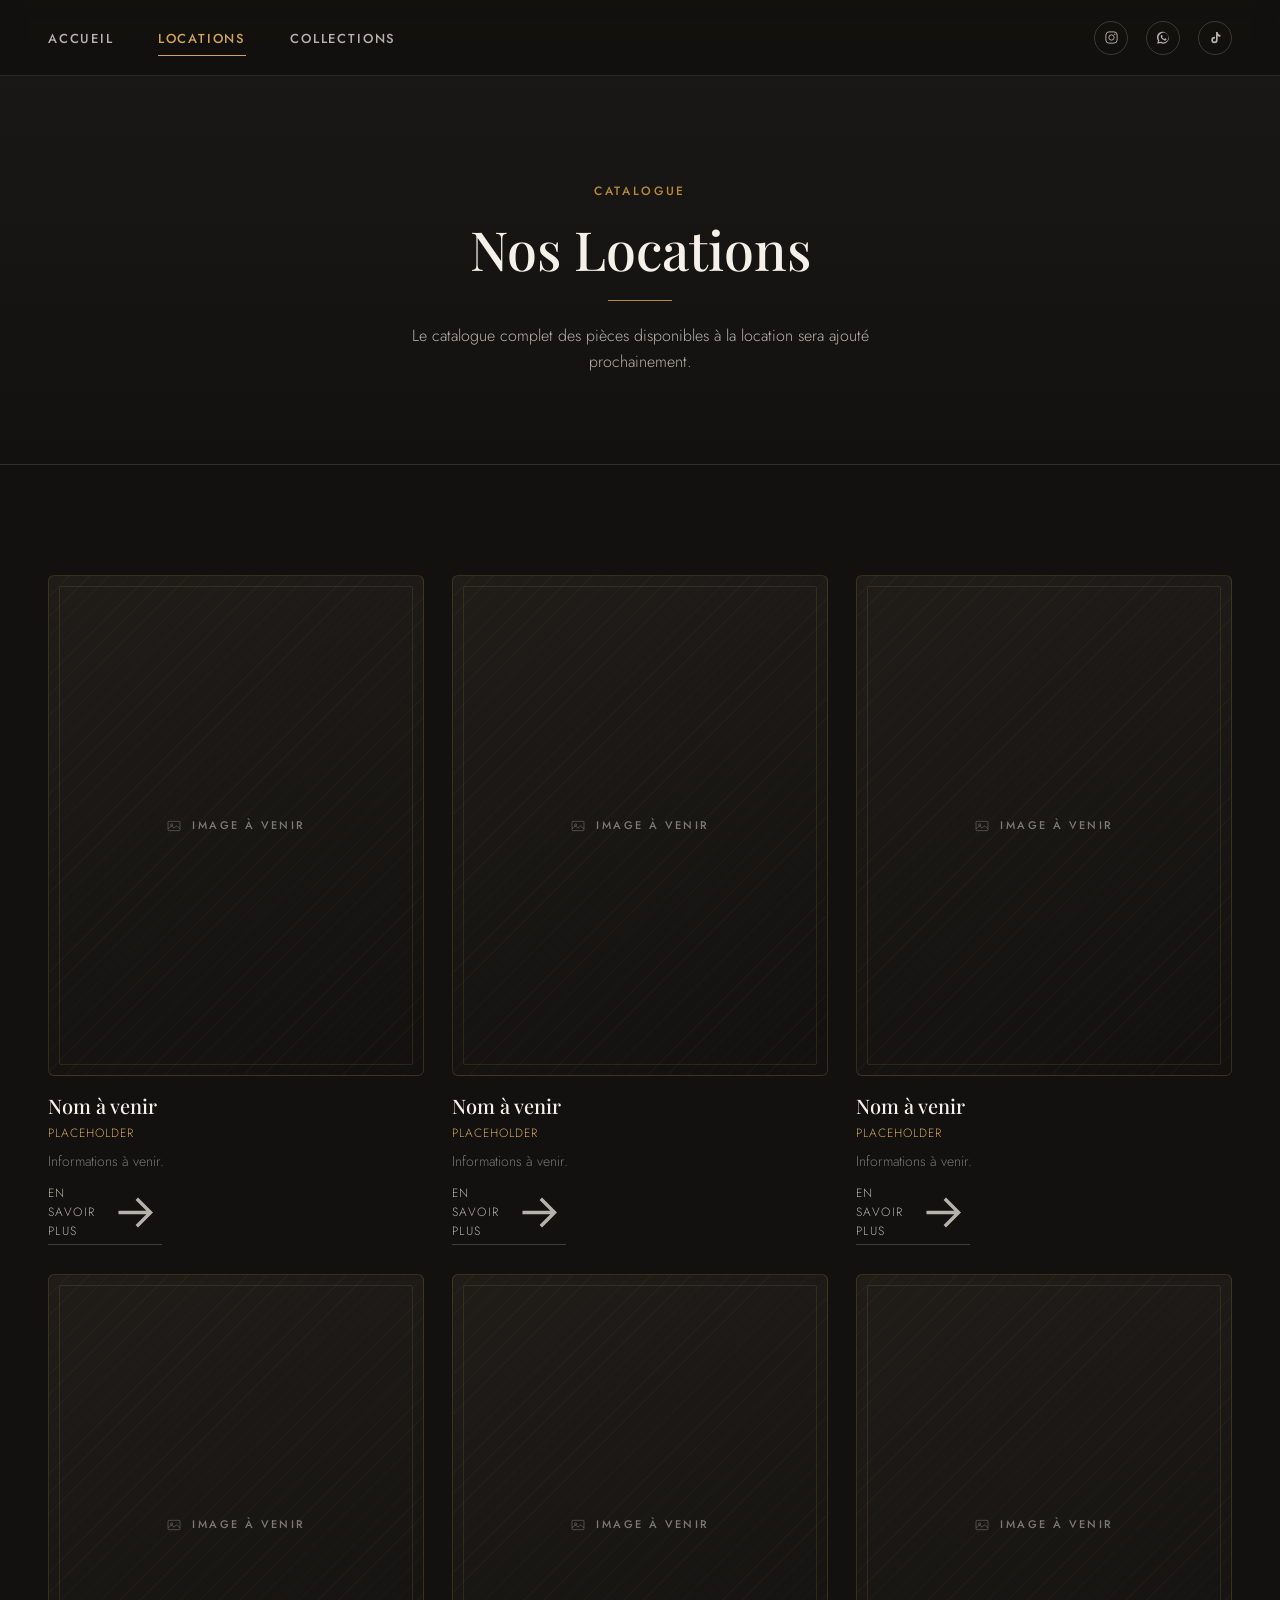
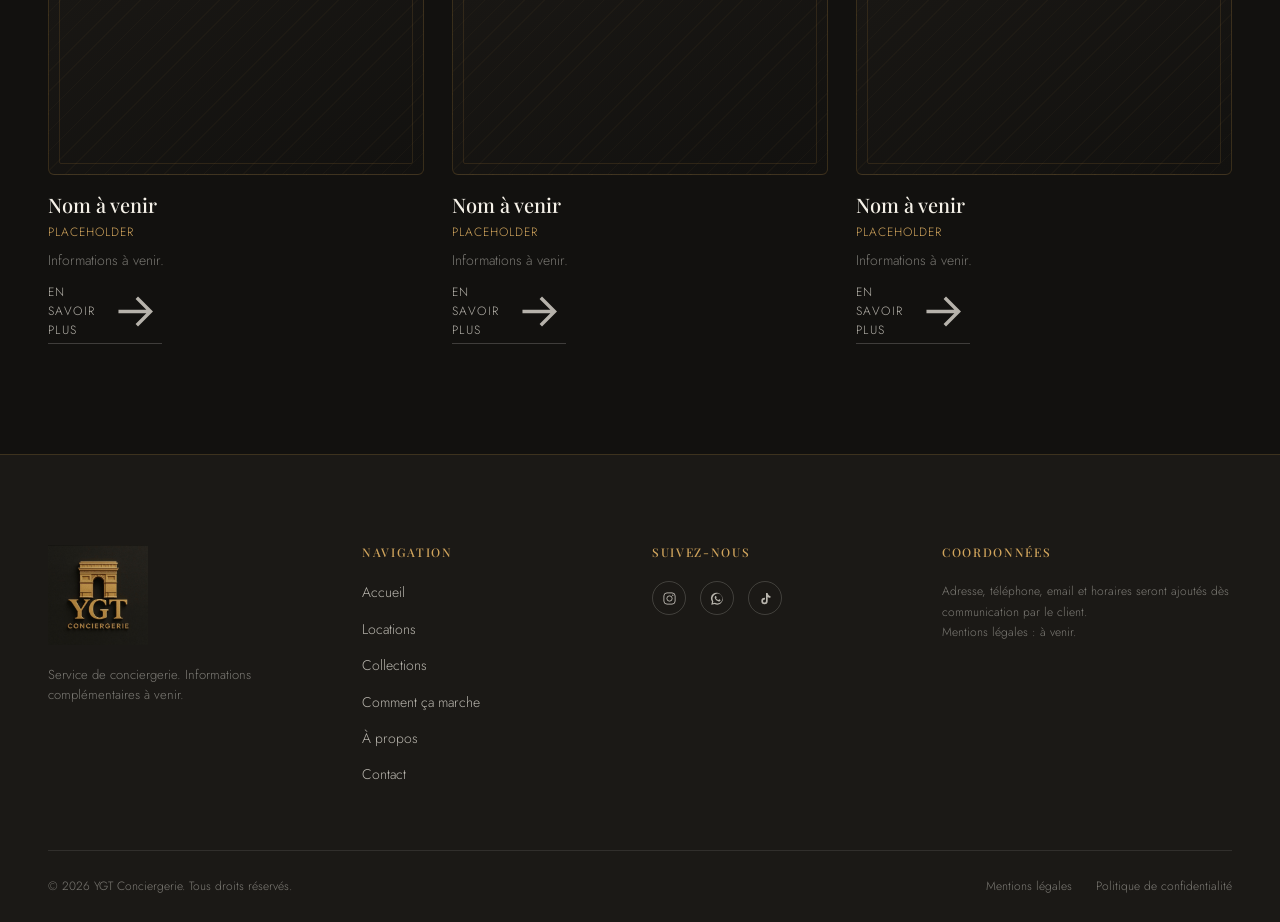
<file: locations.html>
<!DOCTYPE html>
<html lang="fr">
<head>
<meta charset="UTF-8">
<meta name="viewport" content="width=device-width, initial-scale=1.0">
<title>YGT Conciergerie — Locations</title>
<meta name="description" content="YGT Conciergerie — page Locations. Contenu en cours de finalisation.">
<link rel="canonical" href="https://www.ygtconciergerie-a-definir.fr/locations.html">
<!-- ⚠ Domaine de production à renseigner : remplacer "ygtconciergerie-a-definir.fr" partout dans le site avant mise en ligne -->

<meta property="og:type" content="website">
<meta property="og:site_name" content="YGT Conciergerie">
<meta property="og:title" content="YGT Conciergerie — Locations">
<meta property="og:description" content="YGT Conciergerie — page Locations. Contenu en cours de finalisation.">
<meta property="og:image" content="https://www.ygtconciergerie-a-definir.fr/assets/logos/17_miniature_og_avec_texte.jpg">
<meta property="og:url" content="https://www.ygtconciergerie-a-definir.fr/locations.html">
<meta property="og:locale" content="fr_FR">

<meta name="twitter:card" content="summary_large_image">
<meta name="twitter:title" content="YGT Conciergerie — Locations">
<meta name="twitter:description" content="YGT Conciergerie — page Locations. Contenu en cours de finalisation.">
<meta name="twitter:image" content="https://www.ygtconciergerie-a-definir.fr/assets/logos/17_miniature_og_avec_texte.jpg">

<link rel="icon" href="assets/logos/06_favicon_16.jpg" sizes="16x16" type="image/jpeg">
<link rel="icon" href="assets/logos/05_favicon_32.jpg" sizes="32x32" type="image/jpeg">
<link rel="icon" href="assets/logos/04_favicon_64.jpg" sizes="64x64" type="image/jpeg">
<link rel="icon" href="assets/logos/03_favicon_128.jpg" sizes="128x128" type="image/jpeg">
<link rel="icon" href="assets/logos/02_favicon_256.jpg" sizes="256x256" type="image/jpeg">
<link rel="apple-touch-icon" href="assets/logos/07_icone_application_fond_sombre.jpg">

<link rel="stylesheet" href="css/style.css">
<link rel="stylesheet" href="css/animations.css">
<link rel="stylesheet" href="css/responsive.css">
</head>
<body>
<a class="skip-link" href="#main">Aller au contenu principal</a>

<header class="site-header header-solid" id="siteHeader">
    <div class="container header-inner">
        <nav class="main-nav" aria-label="Navigation principale">
            <ul>
                <li><a href="index.html" class="nav-link">Accueil</a></li>
                <li><a href="locations.html" class="nav-link" aria-current="page">Locations</a></li>
                <li><a href="collections.html" class="nav-link">Collections</a></li>
            </ul>
        </nav>

        <div class="header-socials" aria-label="Réseaux sociaux YGT Conciergerie">
            <a href="#" class="social-icon" aria-label="Instagram (lien à venir)">
                <svg viewBox="0 0 24 24" fill="none" stroke="currentColor" stroke-width="1.5" aria-hidden="true"><rect x="3" y="3" width="18" height="18" rx="5"/><circle cx="12" cy="12" r="4.2"/><circle cx="17.3" cy="6.7" r="1.1" fill="currentColor" stroke="none"/></svg>
            </a>
            <a href="#" class="social-icon" aria-label="WhatsApp (lien à venir)">
                <svg viewBox="0 0 24 24" fill="currentColor" aria-hidden="true"><path d="M17.6 6.3A8.9 8.9 0 0 0 3.2 16.9L2 22l5.3-1.2a8.9 8.9 0 0 0 12.6-11A8.9 8.9 0 0 0 17.6 6.3zM12 20a7.9 7.9 0 0 1-4-1.1l-.3-.2-3 .7.7-2.9-.2-.3A7.9 7.9 0 1 1 12 20zm4.4-5.9c-.2-.1-1.4-.7-1.6-.8-.2-.1-.4-.1-.5.1-.2.2-.6.8-.8 1-.1.1-.3.2-.5.1-.2-.1-1-.4-1.9-1.2-.7-.6-1.2-1.4-1.3-1.6-.1-.2 0-.4.1-.5l.4-.4c.1-.1.2-.3.2-.4.1-.1 0-.3 0-.4C10.4 9.7 10 8.7 9.8 8.3c-.2-.4-.3-.3-.5-.3h-.4c-.1 0-.4.1-.6.3-.2.2-.8.8-.8 1.9s.8 2.2.9 2.4c.1.1 1.6 2.5 3.9 3.5.5.2 1 .4 1.3.5.5.2 1 .1 1.4.1.4-.1 1.4-.6 1.6-1.1.2-.5.2-1 .1-1.1-.1-.1-.2-.2-.4-.3z"/></svg>
            </a>
            <a href="#" class="social-icon" aria-label="TikTok (lien à venir)">
                <svg viewBox="0 0 24 24" fill="currentColor" aria-hidden="true"><path d="M16.6 5.8c-.7-.7-1.1-1.7-1.1-2.8h-2.7v13.1c0 1.3-1.1 2.4-2.4 2.4a2.4 2.4 0 0 1 0-4.8c.3 0 .5 0 .8.1V11c-.3 0-.5-.1-.8-.1a5.1 5.1 0 1 0 5.1 5.1V9.4a7.5 7.5 0 0 0 4.4 1.4V8.1a4.8 4.8 0 0 1-3.3-2.3z"/></svg>
            </a>
        </div>

        <button class="menu-toggle" id="menuToggle" aria-label="Ouvrir le menu" aria-expanded="false" aria-controls="mobileMenu">
            <span></span><span></span><span></span>
        </button>
    </div>
</header>

<div class="mobile-menu" id="mobileMenu" aria-hidden="true">
    <nav class="mobile-menu-nav" aria-label="Navigation mobile">
        <ul>
            <li><a href="index.html">Accueil</a></li>
            <li><a href="locations.html" aria-current="page">Locations</a></li>
            <li><a href="collections.html">Collections</a></li>
        </ul>
    </nav>
    <div class="mobile-menu-socials" aria-label="Réseaux sociaux YGT Conciergerie">
        <a href="#" class="social-icon" aria-label="Instagram (lien à venir)">
            <svg viewBox="0 0 24 24" fill="none" stroke="currentColor" stroke-width="1.5" aria-hidden="true"><rect x="3" y="3" width="18" height="18" rx="5"/><circle cx="12" cy="12" r="4.2"/><circle cx="17.3" cy="6.7" r="1.1" fill="currentColor" stroke="none"/></svg>
        </a>
        <a href="#" class="social-icon" aria-label="WhatsApp (lien à venir)">
            <svg viewBox="0 0 24 24" fill="currentColor" aria-hidden="true"><path d="M17.6 6.3A8.9 8.9 0 0 0 3.2 16.9L2 22l5.3-1.2a8.9 8.9 0 0 0 12.6-11A8.9 8.9 0 0 0 17.6 6.3zM12 20a7.9 7.9 0 0 1-4-1.1l-.3-.2-3 .7.7-2.9-.2-.3A7.9 7.9 0 1 1 12 20zm4.4-5.9c-.2-.1-1.4-.7-1.6-.8-.2-.1-.4-.1-.5.1-.2.2-.6.8-.8 1-.1.1-.3.2-.5.1-.2-.1-1-.4-1.9-1.2-.7-.6-1.2-1.4-1.3-1.6-.1-.2 0-.4.1-.5l.4-.4c.1-.1.2-.3.2-.4.1-.1 0-.3 0-.4C10.4 9.7 10 8.7 9.8 8.3c-.2-.4-.3-.3-.5-.3h-.4c-.1 0-.4.1-.6.3-.2.2-.8.8-.8 1.9s.8 2.2.9 2.4c.1.1 1.6 2.5 3.9 3.5.5.2 1 .4 1.3.5.5.2 1 .1 1.4.1.4-.1 1.4-.6 1.6-1.1.2-.5.2-1 .1-1.1-.1-.1-.2-.2-.4-.3z"/></svg>
        </a>
        <a href="#" class="social-icon" aria-label="TikTok (lien à venir)">
            <svg viewBox="0 0 24 24" fill="currentColor" aria-hidden="true"><path d="M16.6 5.8c-.7-.7-1.1-1.7-1.1-2.8h-2.7v13.1c0 1.3-1.1 2.4-2.4 2.4a2.4 2.4 0 0 1 0-4.8c.3 0 .5 0 .8.1V11c-.3 0-.5-.1-.8-.1a5.1 5.1 0 1 0 5.1 5.1V9.4a7.5 7.5 0 0 0 4.4 1.4V8.1a4.8 4.8 0 0 1-3.3-2.3z"/></svg>
        </a>
    </div>
</div>

<main id="main">

<section class="page-hero">
    <div class="container">
        <span class="eyebrow">Catalogue</span>
        <h1>Nos Locations</h1>
        <hr class="divider-gold">
        <p class="page-lead">Le catalogue complet des pièces disponibles à la location sera ajouté prochainement.</p>
    </div>
</section>

<section class="section">
    <div class="container">
        <div class="card-grid">

            <article class="card reveal reveal-delay-1">
                <div class="card-media media-placeholder ratio-portrait">
                    <span class="placeholder-label">
                        <svg viewBox="0 0 24 24" fill="none" stroke="currentColor" stroke-width="1.3" aria-hidden="true"><rect x="3" y="5" width="18" height="14" rx="1.5"/><circle cx="8.5" cy="10.5" r="1.7"/><path d="M3 16l5-4 4 3 4-3 5 4"/></svg>
                        Image à venir
                    </span>
                </div>
                <div class="card-body">
                    <h2 class="card-title">Nom à venir</h2>
                    <span class="card-meta">Placeholder</span>
                    <p class="card-text">Informations à venir.</p>
                    <a href="#" class="card-link">
                        En savoir plus
                        <svg viewBox="0 0 24 24" fill="none" stroke="currentColor" stroke-width="1.5" aria-hidden="true"><path d="M5 12h14M13 6l6 6-6 6"/></svg>
                    </a>
                </div>
            </article>

            <article class="card reveal reveal-delay-2">
                <div class="card-media media-placeholder ratio-portrait">
                    <span class="placeholder-label">
                        <svg viewBox="0 0 24 24" fill="none" stroke="currentColor" stroke-width="1.3" aria-hidden="true"><rect x="3" y="5" width="18" height="14" rx="1.5"/><circle cx="8.5" cy="10.5" r="1.7"/><path d="M3 16l5-4 4 3 4-3 5 4"/></svg>
                        Image à venir
                    </span>
                </div>
                <div class="card-body">
                    <h2 class="card-title">Nom à venir</h2>
                    <span class="card-meta">Placeholder</span>
                    <p class="card-text">Informations à venir.</p>
                    <a href="#" class="card-link">
                        En savoir plus
                        <svg viewBox="0 0 24 24" fill="none" stroke="currentColor" stroke-width="1.5" aria-hidden="true"><path d="M5 12h14M13 6l6 6-6 6"/></svg>
                    </a>
                </div>
            </article>

            <article class="card reveal reveal-delay-3">
                <div class="card-media media-placeholder ratio-portrait">
                    <span class="placeholder-label">
                        <svg viewBox="0 0 24 24" fill="none" stroke="currentColor" stroke-width="1.3" aria-hidden="true"><rect x="3" y="5" width="18" height="14" rx="1.5"/><circle cx="8.5" cy="10.5" r="1.7"/><path d="M3 16l5-4 4 3 4-3 5 4"/></svg>
                        Image à venir
                    </span>
                </div>
                <div class="card-body">
                    <h2 class="card-title">Nom à venir</h2>
                    <span class="card-meta">Placeholder</span>
                    <p class="card-text">Informations à venir.</p>
                    <a href="#" class="card-link">
                        En savoir plus
                        <svg viewBox="0 0 24 24" fill="none" stroke="currentColor" stroke-width="1.5" aria-hidden="true"><path d="M5 12h14M13 6l6 6-6 6"/></svg>
                    </a>
                </div>
            </article>

            <article class="card reveal reveal-delay-4">
                <div class="card-media media-placeholder ratio-portrait">
                    <span class="placeholder-label">
                        <svg viewBox="0 0 24 24" fill="none" stroke="currentColor" stroke-width="1.3" aria-hidden="true"><rect x="3" y="5" width="18" height="14" rx="1.5"/><circle cx="8.5" cy="10.5" r="1.7"/><path d="M3 16l5-4 4 3 4-3 5 4"/></svg>
                        Image à venir
                    </span>
                </div>
                <div class="card-body">
                    <h2 class="card-title">Nom à venir</h2>
                    <span class="card-meta">Placeholder</span>
                    <p class="card-text">Informations à venir.</p>
                    <a href="#" class="card-link">
                        En savoir plus
                        <svg viewBox="0 0 24 24" fill="none" stroke="currentColor" stroke-width="1.5" aria-hidden="true"><path d="M5 12h14M13 6l6 6-6 6"/></svg>
                    </a>
                </div>
            </article>

            <article class="card reveal reveal-delay-5">
                <div class="card-media media-placeholder ratio-portrait">
                    <span class="placeholder-label">
                        <svg viewBox="0 0 24 24" fill="none" stroke="currentColor" stroke-width="1.3" aria-hidden="true"><rect x="3" y="5" width="18" height="14" rx="1.5"/><circle cx="8.5" cy="10.5" r="1.7"/><path d="M3 16l5-4 4 3 4-3 5 4"/></svg>
                        Image à venir
                    </span>
                </div>
                <div class="card-body">
                    <h2 class="card-title">Nom à venir</h2>
                    <span class="card-meta">Placeholder</span>
                    <p class="card-text">Informations à venir.</p>
                    <a href="#" class="card-link">
                        En savoir plus
                        <svg viewBox="0 0 24 24" fill="none" stroke="currentColor" stroke-width="1.5" aria-hidden="true"><path d="M5 12h14M13 6l6 6-6 6"/></svg>
                    </a>
                </div>
            </article>

            <article class="card reveal reveal-delay-6">
                <div class="card-media media-placeholder ratio-portrait">
                    <span class="placeholder-label">
                        <svg viewBox="0 0 24 24" fill="none" stroke="currentColor" stroke-width="1.3" aria-hidden="true"><rect x="3" y="5" width="18" height="14" rx="1.5"/><circle cx="8.5" cy="10.5" r="1.7"/><path d="M3 16l5-4 4 3 4-3 5 4"/></svg>
                        Image à venir
                    </span>
                </div>
                <div class="card-body">
                    <h2 class="card-title">Nom à venir</h2>
                    <span class="card-meta">Placeholder</span>
                    <p class="card-text">Informations à venir.</p>
                    <a href="#" class="card-link">
                        En savoir plus
                        <svg viewBox="0 0 24 24" fill="none" stroke="currentColor" stroke-width="1.5" aria-hidden="true"><path d="M5 12h14M13 6l6 6-6 6"/></svg>
                    </a>
                </div>
            </article>

        </div>
    </div>
</section>

</main>

<footer class="site-footer">
    <div class="container">
        <div class="footer-top">
            <div class="reveal">
                <img class="footer-brand-logo" src="assets/logos/Logo-Principal.jpeg" alt="YGT Conciergerie" width="100" height="120">
                <p class="footer-brand-text">Service de conciergerie. Informations complémentaires à venir.</p>
            </div>

            <div class="reveal reveal-delay-1">
                <h3 class="footer-col-title">Navigation</h3>
                <nav class="footer-links" aria-label="Navigation footer">
                    <a href="index.html">Accueil</a>
                    <a href="locations.html">Locations</a>
                    <a href="collections.html">Collections</a>
                    <a href="comment-ca-marche.html">Comment ça marche</a>
                    <a href="a-propos.html">À propos</a>
                    <a href="contact.html">Contact</a>
                </nav>
            </div>

            <div class="reveal reveal-delay-2">
                <h3 class="footer-col-title">Suivez-nous</h3>
                <div class="footer-socials" aria-label="Réseaux sociaux YGT Conciergerie">
                    <a href="#" class="social-icon" aria-label="Instagram (lien à venir)">
                        <svg viewBox="0 0 24 24" fill="none" stroke="currentColor" stroke-width="1.5" aria-hidden="true"><rect x="3" y="3" width="18" height="18" rx="5"/><circle cx="12" cy="12" r="4.2"/><circle cx="17.3" cy="6.7" r="1.1" fill="currentColor" stroke="none"/></svg>
                    </a>
                    <a href="#" class="social-icon" aria-label="WhatsApp (lien à venir)">
                        <svg viewBox="0 0 24 24" fill="currentColor" aria-hidden="true"><path d="M17.6 6.3A8.9 8.9 0 0 0 3.2 16.9L2 22l5.3-1.2a8.9 8.9 0 0 0 12.6-11A8.9 8.9 0 0 0 17.6 6.3zM12 20a7.9 7.9 0 0 1-4-1.1l-.3-.2-3 .7.7-2.9-.2-.3A7.9 7.9 0 1 1 12 20zm4.4-5.9c-.2-.1-1.4-.7-1.6-.8-.2-.1-.4-.1-.5.1-.2.2-.6.8-.8 1-.1.1-.3.2-.5.1-.2-.1-1-.4-1.9-1.2-.7-.6-1.2-1.4-1.3-1.6-.1-.2 0-.4.1-.5l.4-.4c.1-.1.2-.3.2-.4.1-.1 0-.3 0-.4C10.4 9.7 10 8.7 9.8 8.3c-.2-.4-.3-.3-.5-.3h-.4c-.1 0-.4.1-.6.3-.2.2-.8.8-.8 1.9s.8 2.2.9 2.4c.1.1 1.6 2.5 3.9 3.5.5.2 1 .4 1.3.5.5.2 1 .1 1.4.1.4-.1 1.4-.6 1.6-1.1.2-.5.2-1 .1-1.1-.1-.1-.2-.2-.4-.3z"/></svg>
                    </a>
                    <a href="#" class="social-icon" aria-label="TikTok (lien à venir)">
                        <svg viewBox="0 0 24 24" fill="currentColor" aria-hidden="true"><path d="M16.6 5.8c-.7-.7-1.1-1.7-1.1-2.8h-2.7v13.1c0 1.3-1.1 2.4-2.4 2.4a2.4 2.4 0 0 1 0-4.8c.3 0 .5 0 .8.1V11c-.3 0-.5-.1-.8-.1a5.1 5.1 0 1 0 5.1 5.1V9.4a7.5 7.5 0 0 0 4.4 1.4V8.1a4.8 4.8 0 0 1-3.3-2.3z"/></svg>
                    </a>
                </div>
            </div>

            <div class="reveal reveal-delay-3">
                <h3 class="footer-col-title">Coordonnées</h3>
                <p class="footer-legal-note">
                    Adresse, téléphone, email et horaires seront ajoutés dès communication par le client.<br>
                    Mentions légales : à venir.
                </p>
            </div>
        </div>

        <div class="footer-bottom">
            <p class="footer-copyright">© 2026 YGT Conciergerie. Tous droits réservés.</p>
            <div class="footer-bottom-links">
                <a href="#">Mentions légales</a>
                <a href="#">Politique de confidentialité</a>
            </div>
        </div>
    </div>
</footer>

<script src="js/main.js"></script>
<script src="js/animations.js"></script>
</body>
</html>
</file>
<file: css/style.css>
/* ==========================================================================
   YGT CONCIERGERIE — style.css
   Styles de base : variables, reset, typographie, layout, composants
   ========================================================================== */

/* --------------------------------------------------------------------------
   1. Polices
   -------------------------------------------------------------------------- */
@import url('https://fonts.googleapis.com/css2?family=Playfair+Display:ital,wght@0,400;0,500;0,600;0,700;1,400&family=Jost:wght@300;400;500;600&display=swap');

/* --------------------------------------------------------------------------
   2. Variables CSS — palette YGT Conciergerie
   -------------------------------------------------------------------------- */
:root {
    /* Palette */
    --color-black: #12110F;
    --color-dark: #1B1916;
    --color-dark-alt: #201D19;
    --color-gold: #B88A3D;
    --color-gold-light: #D0A45C;
    --color-ivory: #F5F1E8;
    --color-ivory-soft: rgba(245, 241, 232, 0.72);
    --color-ivory-faint: rgba(245, 241, 232, 0.45);
    --color-border: rgba(184, 138, 61, 0.22);
    --color-border-soft: rgba(245, 241, 232, 0.1);

    /* Typographie */
    --font-display: 'Playfair Display', Georgia, 'Times New Roman', serif;
    --font-body: 'Jost', 'Helvetica Neue', Arial, sans-serif;

    /* Layout */
    --container-width: 1240px;
    --container-padding: 32px;
    --header-height: 92px;
    --header-height-mobile: 72px;
    --radius-sm: 2px;
    --radius-md: 6px;

    /* Transitions */
    --ease: cubic-bezier(0.4, 0, 0.2, 1);
    --transition-fast: 0.25s var(--ease);
    --transition-base: 0.45s var(--ease);
    --transition-slow: 0.7s var(--ease);
}

/* --------------------------------------------------------------------------
   3. Reset
   -------------------------------------------------------------------------- */
*, *::before, *::after { box-sizing: border-box; }

html {
    scroll-behavior: smooth;
    -webkit-text-size-adjust: 100%;
}

body {
    margin: 0;
    background-color: var(--color-black);
    color: var(--color-ivory);
    font-family: var(--font-body);
    font-weight: 300;
    line-height: 1.6;
    -webkit-font-smoothing: antialiased;
    -moz-osx-font-smoothing: grayscale;
    overflow-x: hidden;
}

img, video { max-width: 100%; display: block; }

a { color: inherit; text-decoration: none; }

ul, ol { list-style: none; margin: 0; padding: 0; }

button {
    font-family: inherit;
    background: none;
    border: none;
    cursor: pointer;
    color: inherit;
}

input, textarea, select {
    font-family: inherit;
    font-size: inherit;
    color: inherit;
}

h1, h2, h3, h4, h5, h6 {
    font-family: var(--font-display);
    font-weight: 500;
    line-height: 1.2;
    margin: 0;
    color: var(--color-ivory);
}

p { margin: 0; }

/* Focus visible — accessibilité clavier */
a:focus-visible,
button:focus-visible,
input:focus-visible,
textarea:focus-visible {
    outline: 2px solid var(--color-gold-light);
    outline-offset: 3px;
}

::selection {
    background: var(--color-gold);
    color: var(--color-black);
}

/* --------------------------------------------------------------------------
   4. Layout utilitaire
   -------------------------------------------------------------------------- */
.container {
    width: 100%;
    max-width: var(--container-width);
    margin: 0 auto;
    padding: 0 var(--container-padding);
}

.section {
    padding: 110px 0;
}

.section-tight { padding: 70px 0; }

.section-header {
    display: flex;
    align-items: flex-end;
    justify-content: space-between;
    gap: 24px;
    margin-bottom: 56px;
    flex-wrap: wrap;
}

.section-header .eyebrow { margin-bottom: 14px; }

.section-title {
    font-size: clamp(28px, 3.4vw, 42px);
}

.section-link {
    display: inline-flex;
    align-items: center;
    gap: 10px;
    font-family: var(--font-body);
    font-size: 13px;
    letter-spacing: 0.12em;
    text-transform: uppercase;
    color: var(--color-gold-light);
    white-space: nowrap;
    padding-bottom: 4px;
    border-bottom: 1px solid transparent;
    transition: border-color var(--transition-fast), color var(--transition-fast);
}

.section-link:hover,
.section-link:focus-visible {
    border-color: var(--color-gold-light);
    color: var(--color-ivory);
}

.section-link svg { width: 16px; height: 16px; transition: transform var(--transition-fast); }
.section-link:hover svg { transform: translateX(4px); }

.eyebrow {
    display: block;
    font-family: var(--font-body);
    font-size: 12px;
    font-weight: 500;
    letter-spacing: 0.22em;
    text-transform: uppercase;
    color: var(--color-gold);
}

.divider-gold {
    width: 64px;
    height: 1px;
    background: var(--color-gold);
    border: none;
    margin: 18px 0 0;
}

.text-lead {
    font-size: 17px;
    color: var(--color-ivory-soft);
    max-width: 60ch;
    font-weight: 300;
}

.visually-hidden {
    position: absolute;
    width: 1px; height: 1px;
    padding: 0; margin: -1px;
    overflow: hidden;
    clip: rect(0,0,0,0);
    white-space: nowrap;
    border: 0;
}

.skip-link {
    position: absolute;
    top: -60px;
    left: 16px;
    z-index: 1000;
    background: var(--color-gold);
    color: var(--color-black);
    padding: 12px 20px;
    font-family: var(--font-body);
    font-size: 13px;
    letter-spacing: 0.08em;
    text-transform: uppercase;
    border-radius: var(--radius-sm);
    transition: top var(--transition-fast);
}

.skip-link:focus { top: 16px; }

/* --------------------------------------------------------------------------
   5. Boutons
   -------------------------------------------------------------------------- */
.btn {
    position: relative;
    display: inline-flex;
    align-items: center;
    justify-content: center;
    gap: 10px;
    padding: 17px 38px;
    font-family: var(--font-body);
    font-size: 13px;
    font-weight: 500;
    letter-spacing: 0.14em;
    text-transform: uppercase;
    border-radius: var(--radius-sm);
    border: 1px solid transparent;
    transition: background-color var(--transition-fast), color var(--transition-fast), border-color var(--transition-fast), transform var(--transition-fast);
    white-space: nowrap;
}

.btn-primary {
    background: var(--color-gold);
    color: var(--color-black);
    border-color: var(--color-gold);
}

.btn-primary:hover,
.btn-primary:focus-visible {
    background: var(--color-gold-light);
    border-color: var(--color-gold-light);
    transform: translateY(-2px);
}

.btn-secondary {
    background: transparent;
    color: var(--color-ivory);
    border-color: rgba(245, 241, 232, 0.35);
}

.btn-secondary:hover,
.btn-secondary:focus-visible {
    border-color: var(--color-gold-light);
    color: var(--color-gold-light);
    transform: translateY(-2px);
}

.btn-block { width: 100%; }

/* --------------------------------------------------------------------------
   6. Header
   -------------------------------------------------------------------------- */
.site-header {
    position: fixed;
    top: 0;
    left: 0;
    right: 0;
    z-index: 500;
    height: var(--header-height);
    display: flex;
    align-items: center;
    background: transparent;
    border-bottom: 1px solid transparent;
    transition: background-color var(--transition-base), border-color var(--transition-base), height var(--transition-base);
}

.site-header.is-scrolled {
    background: rgba(18, 17, 15, 0.88);
    backdrop-filter: blur(10px);
    -webkit-backdrop-filter: blur(10px);
    border-bottom-color: var(--color-border-soft);
    height: 76px;
}

/* Header non-transparent par défaut (pages secondaires sans hero plein écran) */
.site-header.header-solid {
    background: rgba(18, 17, 15, 0.92);
    border-bottom-color: var(--color-border-soft);
}

.header-inner {
    display: flex;
    align-items: center;
    justify-content: space-between;
    width: 100%;
}

.main-nav ul {
    display: flex;
    align-items: center;
    gap: 44px;
}

.nav-link {
    position: relative;
    font-size: 13px;
    font-weight: 500;
    letter-spacing: 0.14em;
    text-transform: uppercase;
    color: var(--color-ivory-soft);
    padding: 8px 0;
    transition: color var(--transition-fast);
}

.nav-link::after {
    content: "";
    position: absolute;
    left: 0;
    bottom: 0;
    width: 0;
    height: 1px;
    background: var(--color-gold-light);
    transition: width var(--transition-fast);
}

.nav-link:hover,
.nav-link:focus-visible {
    color: var(--color-ivory);
}

.nav-link:hover::after,
.nav-link:focus-visible::after,
.nav-link[aria-current="page"]::after {
    width: 100%;
}

.nav-link[aria-current="page"] {
    color: var(--color-gold-light);
}

.header-socials {
    display: flex;
    align-items: center;
    gap: 18px;
}

.social-icon {
    display: inline-flex;
    align-items: center;
    justify-content: center;
    width: 34px;
    height: 34px;
    color: var(--color-ivory-soft);
    border: 1px solid rgba(245, 241, 232, 0.18);
    border-radius: 50%;
    transition: color var(--transition-fast), border-color var(--transition-fast), transform var(--transition-fast);
}

.social-icon svg { width: 15px; height: 15px; }

.social-icon:hover,
.social-icon:focus-visible {
    color: var(--color-gold-light);
    border-color: var(--color-gold-light);
    transform: translateY(-2px);
}

/* Menu hamburger (mobile) */
.menu-toggle {
    display: none;
    flex-direction: column;
    justify-content: center;
    align-items: center;
    gap: 6px;
    width: 44px;
    height: 44px;
    z-index: 620;
}

.menu-toggle span {
    display: block;
    width: 24px;
    height: 1px;
    background: var(--color-ivory);
    transition: transform var(--transition-fast), opacity var(--transition-fast), background-color var(--transition-fast);
}

.menu-toggle[aria-expanded="true"] span:nth-child(1) {
    transform: translateY(7px) rotate(45deg);
}
.menu-toggle[aria-expanded="true"] span:nth-child(2) {
    opacity: 0;
}
.menu-toggle[aria-expanded="true"] span:nth-child(3) {
    transform: translateY(-7px) rotate(-45deg);
}

/* --------------------------------------------------------------------------
   7. Menu mobile (panneau plein écran)
   -------------------------------------------------------------------------- */
.mobile-menu {
    position: fixed;
    inset: 0;
    z-index: 600;
    background: var(--color-black);
    display: flex;
    flex-direction: column;
    justify-content: center;
    align-items: center;
    gap: 48px;
    opacity: 0;
    visibility: hidden;
    transform: translateY(-16px);
    transition: opacity var(--transition-base), transform var(--transition-base), visibility 0s linear var(--transition-base);
}

.mobile-menu.is-open {
    opacity: 1;
    visibility: visible;
    transform: translateY(0);
    transition: opacity var(--transition-base), transform var(--transition-base), visibility 0s linear 0s;
}

.mobile-menu-nav ul {
    display: flex;
    flex-direction: column;
    align-items: center;
    gap: 30px;
}

.mobile-menu-nav a {
    font-family: var(--font-display);
    font-size: 30px;
    font-weight: 500;
    color: var(--color-ivory);
    transition: color var(--transition-fast);
}

.mobile-menu-nav a:hover,
.mobile-menu-nav a:focus-visible,
.mobile-menu-nav a[aria-current="page"] {
    color: var(--color-gold-light);
}

.mobile-menu-socials {
    display: flex;
    gap: 22px;
}

body.menu-open {
    overflow: hidden;
}

/* --------------------------------------------------------------------------
   8. Hero (page d'accueil)
   -------------------------------------------------------------------------- */
.hero {
    position: relative;
    min-height: 100svh;
    display: flex;
    align-items: center;
    justify-content: center;
    overflow: hidden;
    background: radial-gradient(ellipse at 50% 20%, var(--color-dark) 0%, var(--color-black) 68%);
}

.hero-motif {
    position: absolute;
    inset: 0;
    display: flex;
    align-items: flex-end;
    justify-content: center;
    pointer-events: none;
    opacity: 0.05;
}

.hero-motif svg {
    width: min(70vw, 760px);
    height: auto;
    color: var(--color-gold-light);
    transform: translateY(18%);
}

.hero-content {
    position: relative;
    z-index: 2;
    display: flex;
    flex-direction: column;
    align-items: center;
    text-align: center;
    padding-top: var(--header-height);
}

.hero-logo {
    width: 150px;
    height: auto;
    margin: 0 auto 48px;
    mix-blend-mode: lighten;
    filter: drop-shadow(0 0 30px rgba(184, 138, 61, 0.12));
}

.hero-ctas {
    display: flex;
    align-items: center;
    gap: 22px;
    flex-wrap: wrap;
    justify-content: center;
}

.hero-scroll-cue {
    position: absolute;
    bottom: 40px;
    left: 50%;
    transform: translateX(-50%);
    display: flex;
    flex-direction: column;
    align-items: center;
    gap: 10px;
    color: var(--color-ivory-faint);
    z-index: 2;
}

.hero-scroll-cue span {
    font-size: 10px;
    letter-spacing: 0.28em;
    text-transform: uppercase;
}

.hero-scroll-cue .scroll-line {
    width: 1px;
    height: 34px;
    background: linear-gradient(to bottom, var(--color-gold-light), transparent);
}

/* --------------------------------------------------------------------------
   9. Page hero secondaire (pages internes)
   -------------------------------------------------------------------------- */
.page-hero {
    position: relative;
    padding: calc(var(--header-height) + 90px) 0 90px;
    background: linear-gradient(180deg, var(--color-dark) 0%, var(--color-black) 100%);
    border-bottom: 1px solid var(--color-border-soft);
    text-align: center;
}

.page-hero .eyebrow { justify-content: center; display: flex; }

.page-hero h1 {
    font-size: clamp(34px, 5vw, 54px);
    margin-top: 16px;
}

.page-hero .divider-gold { margin-left: auto; margin-right: auto; }

.page-hero .page-lead {
    max-width: 56ch;
    margin: 22px auto 0;
    color: var(--color-ivory-soft);
}

/* --------------------------------------------------------------------------
   10. Placeholders premium (médias à venir)
   -------------------------------------------------------------------------- */
.media-placeholder {
    position: relative;
    display: flex;
    align-items: center;
    justify-content: center;
    background:
        repeating-linear-gradient(135deg, rgba(184,138,61,0.045) 0px, rgba(184,138,61,0.045) 1px, transparent 1px, transparent 14px),
        linear-gradient(160deg, var(--color-dark-alt) 0%, var(--color-black) 100%);
    border: 1px solid var(--color-border);
    border-radius: var(--radius-md);
    overflow: hidden;
    isolation: isolate;
}

.media-placeholder::before {
    content: "";
    position: absolute;
    inset: 10px;
    border: 1px solid rgba(184, 138, 61, 0.16);
    border-radius: 2px;
    pointer-events: none;
}

.placeholder-label {
    display: inline-flex;
    align-items: center;
    gap: 10px;
    font-family: var(--font-body);
    font-size: 11px;
    font-weight: 500;
    letter-spacing: 0.22em;
    text-transform: uppercase;
    color: var(--color-ivory-faint);
}

.placeholder-label svg { width: 16px; height: 16px; opacity: 0.6; }

/* Ratios courants */
.ratio-hero { aspect-ratio: 16 / 9; }
.ratio-square { aspect-ratio: 1 / 1; }
.ratio-portrait { aspect-ratio: 3 / 4; }
.ratio-wide { aspect-ratio: 21 / 9; }
.ratio-banner { aspect-ratio: 4 / 5; }

/* --------------------------------------------------------------------------
   11. Cartes — Location / Collection
   -------------------------------------------------------------------------- */
.card-grid {
    display: grid;
    grid-template-columns: repeat(3, 1fr);
    gap: 28px;
}

.card {
    display: flex;
    flex-direction: column;
    gap: 18px;
}

.card-media { width: 100%; }

.card-body {
    display: flex;
    flex-direction: column;
    gap: 6px;
}

.card-title {
    font-family: var(--font-display);
    font-size: 20px;
    font-weight: 500;
    color: var(--color-ivory);
}

.card-meta {
    font-size: 12px;
    letter-spacing: 0.08em;
    text-transform: uppercase;
    color: var(--color-gold-light);
}

.card-text {
    font-size: 14px;
    color: var(--color-ivory-faint);
}

.card-link {
    margin-top: 6px;
    font-size: 12px;
    letter-spacing: 0.12em;
    text-transform: uppercase;
    color: var(--color-ivory-soft);
    display: inline-flex;
    align-items: center;
    gap: 8px;
    border-bottom: 1px solid rgba(245, 241, 232, 0.2);
    padding-bottom: 3px;
    width: fit-content;
    transition: color var(--transition-fast), border-color var(--transition-fast);
}

.card-link:hover, .card-link:focus-visible {
    color: var(--color-gold-light);
    border-color: var(--color-gold-light);
}

/* --------------------------------------------------------------------------
   12. Bandeau alterné (image + texte)
   -------------------------------------------------------------------------- */
.split {
    display: grid;
    grid-template-columns: 1fr 1fr;
    align-items: center;
    gap: 72px;
}

.split-reverse { direction: rtl; }
.split-reverse > * { direction: ltr; }

.split-feature-list {
    display: grid;
    grid-template-columns: 1fr 1fr;
    gap: 26px;
    margin-top: 34px;
}

.feature-item {
    display: flex;
    align-items: flex-start;
    gap: 14px;
}

.feature-item svg {
    width: 26px;
    height: 26px;
    color: var(--color-gold);
    flex-shrink: 0;
    margin-top: 2px;
}

.feature-item-title {
    font-size: 13px;
    font-weight: 500;
    letter-spacing: 0.04em;
    color: var(--color-ivory);
    margin-bottom: 3px;
}

.feature-item-text {
    font-size: 13px;
    color: var(--color-ivory-faint);
}

/* --------------------------------------------------------------------------
   13. Étapes (Comment ça marche)
   -------------------------------------------------------------------------- */
.steps-list {
    display: grid;
    grid-template-columns: repeat(3, 1fr);
    gap: 40px;
    counter-reset: step;
}

.step-item {
    position: relative;
    padding-top: 46px;
    border-top: 1px solid var(--color-border);
}

.step-number {
    font-family: var(--font-display);
    font-size: 15px;
    color: var(--color-gold);
    letter-spacing: 0.1em;
    display: block;
    margin-bottom: 18px;
}

.step-title {
    font-size: 20px;
    margin-bottom: 10px;
}

.step-text {
    font-size: 14px;
    color: var(--color-ivory-faint);
}

/* --------------------------------------------------------------------------
   14. Formulaire (Contact)
   -------------------------------------------------------------------------- */
.form-grid {
    display: grid;
    grid-template-columns: 1fr 1fr;
    gap: 24px;
}

.form-field { display: flex; flex-direction: column; gap: 10px; }
.form-field-full { grid-column: 1 / -1; }

.form-field label {
    font-size: 11px;
    font-weight: 500;
    letter-spacing: 0.14em;
    text-transform: uppercase;
    color: var(--color-ivory-soft);
}

.form-field input,
.form-field textarea,
.form-field select {
    background: var(--color-dark);
    border: 1px solid rgba(245, 241, 232, 0.14);
    border-radius: var(--radius-sm);
    padding: 15px 16px;
    color: var(--color-ivory);
    font-size: 14px;
    transition: border-color var(--transition-fast);
}

.form-field textarea { resize: vertical; min-height: 140px; }

.form-field input::placeholder,
.form-field textarea::placeholder { color: var(--color-ivory-faint); }

.form-field input:focus,
.form-field textarea:focus,
.form-field select:focus {
    border-color: var(--color-gold);
    outline: none;
}

.form-note {
    font-size: 12px;
    color: var(--color-ivory-faint);
    margin-top: 18px;
}

.contact-info-list {
    display: flex;
    flex-direction: column;
    gap: 28px;
    margin-top: 36px;
}

.contact-info-item {
    display: flex;
    gap: 16px;
    align-items: flex-start;
    padding-bottom: 26px;
    border-bottom: 1px solid var(--color-border-soft);
}

.contact-info-item svg {
    width: 22px; height: 22px;
    color: var(--color-gold);
    flex-shrink: 0;
    margin-top: 3px;
}

.contact-info-label {
    font-size: 11px;
    letter-spacing: 0.14em;
    text-transform: uppercase;
    color: var(--color-gold-light);
    margin-bottom: 5px;
}

.contact-info-value {
    font-size: 15px;
    color: var(--color-ivory-soft);
}

/* --------------------------------------------------------------------------
   15. Bandeau logos maisons (marquee statique / liste)
   -------------------------------------------------------------------------- */
.strip-dark {
    background: var(--color-dark);
    border-top: 1px solid var(--color-border-soft);
    border-bottom: 1px solid var(--color-border-soft);
}

.trust-note {
    display: flex;
    align-items: center;
    gap: 14px;
    font-family: var(--font-body);
    font-size: 12px;
    letter-spacing: 0.14em;
    text-transform: uppercase;
    color: var(--color-ivory-faint);
    text-align: center;
    justify-content: center;
}

.trust-note svg { width: 18px; height: 18px; color: var(--color-gold); }

/* --------------------------------------------------------------------------
   16. Citation
   -------------------------------------------------------------------------- */
.quote-block {
    text-align: center;
    max-width: 720px;
    margin: 0 auto;
}

.quote-block blockquote {
    font-family: var(--font-display);
    font-style: italic;
    font-size: clamp(22px, 3vw, 30px);
    color: var(--color-ivory);
    margin: 0 0 18px;
}

.quote-block cite {
    font-style: normal;
    font-size: 12px;
    letter-spacing: 0.16em;
    text-transform: uppercase;
    color: var(--color-gold-light);
}

/* --------------------------------------------------------------------------
   17bis. Navigation par catégories (page Collections)
   -------------------------------------------------------------------------- */
.category-nav {
    position: sticky;
    top: var(--header-height);
    z-index: 100;
    background: rgba(18, 17, 15, 0.92);
    backdrop-filter: blur(10px);
    -webkit-backdrop-filter: blur(10px);
    border-bottom: 1px solid var(--color-border-soft);
}

.category-nav-list {
    display: flex;
    align-items: center;
    gap: 8px;
    padding: 16px 0;
    overflow-x: auto;
    scrollbar-width: none;
}

.category-nav-list::-webkit-scrollbar { display: none; }

.category-nav-link {
    flex-shrink: 0;
    padding: 9px 20px;
    border: 1px solid rgba(245, 241, 232, 0.18);
    border-radius: 999px;
    font-size: 12px;
    letter-spacing: 0.1em;
    text-transform: uppercase;
    color: var(--color-ivory-soft);
    transition: border-color var(--transition-fast), color var(--transition-fast), background-color var(--transition-fast);
    white-space: nowrap;
}

.category-nav-link:hover,
.category-nav-link:focus-visible {
    border-color: var(--color-gold-light);
    color: var(--color-gold-light);
}

/* --------------------------------------------------------------------------
   17ter. Sections catégories + galerie photo (page Collections)
   -------------------------------------------------------------------------- */
.category-section:not(:last-of-type) {
    border-bottom: 1px solid var(--color-border-soft);
}

.category-count {
    font-size: 12px;
    letter-spacing: 0.1em;
    text-transform: uppercase;
    color: var(--color-ivory-faint);
}

.photo-grid {
    display: grid;
    grid-template-columns: repeat(auto-fill, minmax(220px, 1fr));
    gap: 20px;
}

.photo-item {
    display: block;
    position: relative;
    aspect-ratio: 4 / 5;
    border-radius: var(--radius-md);
    overflow: hidden;
    border: 1px solid var(--color-border);
}

.photo-item img {
    width: 100%;
    height: 100%;
    object-fit: cover;
    transition: transform var(--transition-slow);
}

.photo-item:hover img,
.photo-item:focus-visible img {
    transform: scale(1.06);
}

.photo-item::after {
    content: "";
    position: absolute;
    inset: 0;
    background: linear-gradient(180deg, transparent 60%, rgba(0,0,0,0.35) 100%);
    opacity: 0;
    transition: opacity var(--transition-fast);
}

.photo-item:hover::after,
.photo-item:focus-visible::after { opacity: 1; }

/* --------------------------------------------------------------------------
   17quat. Lightbox (visionneuse photo — vanilla JS)
   -------------------------------------------------------------------------- */
.lightbox {
    position: fixed;
    inset: 0;
    z-index: 900;
    display: flex;
    align-items: center;
    justify-content: center;
    background: rgba(10, 9, 8, 0.94);
    opacity: 0;
    visibility: hidden;
    transition: opacity var(--transition-base), visibility 0s linear var(--transition-base);
}

.lightbox.is-open {
    opacity: 1;
    visibility: visible;
    transition: opacity var(--transition-base), visibility 0s linear 0s;
}

.lightbox-figure {
    max-width: min(90vw, 1000px);
    max-height: 86vh;
    display: flex;
    flex-direction: column;
    align-items: center;
    gap: 14px;
}

.lightbox-img {
    max-width: 100%;
    max-height: 76vh;
    object-fit: contain;
    border: 1px solid var(--color-border);
}

.lightbox-caption {
    font-size: 12px;
    letter-spacing: 0.1em;
    text-transform: uppercase;
    color: var(--color-ivory-faint);
}

.lightbox-close,
.lightbox-prev,
.lightbox-next {
    position: absolute;
    display: flex;
    align-items: center;
    justify-content: center;
    width: 46px;
    height: 46px;
    border: 1px solid rgba(245, 241, 232, 0.25);
    border-radius: 50%;
    color: var(--color-ivory);
    transition: border-color var(--transition-fast), color var(--transition-fast);
}

.lightbox-close svg,
.lightbox-prev svg,
.lightbox-next svg { width: 18px; height: 18px; }

.lightbox-close:hover, .lightbox-close:focus-visible,
.lightbox-prev:hover, .lightbox-prev:focus-visible,
.lightbox-next:hover, .lightbox-next:focus-visible {
    border-color: var(--color-gold-light);
    color: var(--color-gold-light);
}

.lightbox-close { top: 24px; right: 24px; }
.lightbox-prev { left: 24px; top: 50%; transform: translateY(-50%); }
.lightbox-next { right: 24px; top: 50%; transform: translateY(-50%); }

/* --------------------------------------------------------------------------
   18. Footer
   -------------------------------------------------------------------------- */
.site-footer {
    background: var(--color-dark);
    border-top: 1px solid var(--color-border);
    padding: 90px 0 0;
}

.footer-top {
    display: grid;
    grid-template-columns: 1.1fr 1fr 1fr 1.2fr;
    gap: 48px;
    padding-bottom: 64px;
}

.footer-brand-logo {
    width: 100px;
    height: auto;
    margin-bottom: 20px;
    mix-blend-mode: lighten;
}

.footer-brand-text {
    font-size: 13px;
    color: var(--color-ivory-faint);
    max-width: 30ch;
}

.footer-col-title {
    font-size: 12px;
    font-weight: 500;
    letter-spacing: 0.14em;
    text-transform: uppercase;
    color: var(--color-gold-light);
    margin-bottom: 22px;
}

.footer-links {
    display: flex;
    flex-direction: column;
    gap: 14px;
}

.footer-links a {
    font-size: 14px;
    color: var(--color-ivory-soft);
    transition: color var(--transition-fast), padding-left var(--transition-fast);
}

.footer-links a:hover,
.footer-links a:focus-visible {
    color: var(--color-gold-light);
    padding-left: 4px;
}

.footer-socials {
    display: flex;
    gap: 14px;
    margin-top: 22px;
}

.footer-legal-note {
    font-size: 12px;
    color: var(--color-ivory-faint);
    line-height: 1.7;
}

.footer-bottom {
    border-top: 1px solid var(--color-border-soft);
    padding: 26px 0;
    display: flex;
    align-items: center;
    justify-content: space-between;
    gap: 16px;
    flex-wrap: wrap;
}

.footer-bottom-links {
    display: flex;
    gap: 24px;
    flex-wrap: wrap;
}

.footer-bottom-links a,
.footer-copyright {
    font-size: 12px;
    color: var(--color-ivory-faint);
}

.footer-bottom-links a:hover,
.footer-bottom-links a:focus-visible {
    color: var(--color-gold-light);
}
</file>
<file: css/animations.css>
/* ==========================================================================
   YGT CONCIERGERIE — animations.css
   Animations, transitions et micro-interactions
   ========================================================================== */

/* --------------------------------------------------------------------------
   1. Apparition au scroll (reveal) — piloté par js/animations.js
   -------------------------------------------------------------------------- */
.reveal {
    opacity: 0;
    transform: translateY(28px);
    transition: opacity 0.9s cubic-bezier(0.16, 1, 0.3, 1),
                transform 0.9s cubic-bezier(0.16, 1, 0.3, 1);
    will-change: opacity, transform;
}

.reveal.is-visible {
    opacity: 1;
    transform: translateY(0);
}

.reveal-fade {
    opacity: 0;
    transform: none;
    transition: opacity 1s ease;
}

.reveal-fade.is-visible { opacity: 1; }

.reveal-scale {
    opacity: 0;
    transform: scale(0.97);
    transition: opacity 0.9s cubic-bezier(0.16, 1, 0.3, 1),
                transform 0.9s cubic-bezier(0.16, 1, 0.3, 1);
}

.reveal-scale.is-visible {
    opacity: 1;
    transform: scale(1);
}

/* Délais échelonnés pour groupes d'éléments (cartes, features...) */
.reveal-delay-1 { transition-delay: 0.08s; }
.reveal-delay-2 { transition-delay: 0.16s; }
.reveal-delay-3 { transition-delay: 0.24s; }
.reveal-delay-4 { transition-delay: 0.32s; }
.reveal-delay-5 { transition-delay: 0.4s; }
.reveal-delay-6 { transition-delay: 0.48s; }

/* --------------------------------------------------------------------------
   2. Entrée initiale du Hero (au chargement, sans attendre le scroll)
   -------------------------------------------------------------------------- */
@keyframes heroFadeUp {
    from { opacity: 0; transform: translateY(22px); }
    to { opacity: 1; transform: translateY(0); }
}

.hero-logo {
    animation: heroFadeUp 1.1s cubic-bezier(0.16, 1, 0.3, 1) 0.15s both;
}

.hero-ctas {
    animation: heroFadeUp 1.1s cubic-bezier(0.16, 1, 0.3, 1) 0.4s both;
}

.hero-scroll-cue {
    animation: heroFadeUp 1.1s cubic-bezier(0.16, 1, 0.3, 1) 0.9s both;
}

@keyframes scrollCuePulse {
    0%, 100% { opacity: 0.35; }
    50% { opacity: 1; }
}

.hero-scroll-cue .scroll-line { animation: scrollCuePulse 2.4s ease-in-out infinite; }

/* --------------------------------------------------------------------------
   3. Cartes — hover subtil
   -------------------------------------------------------------------------- */
.card-media {
    transition: transform var(--transition-slow), border-color var(--transition-base);
}

.card:hover .card-media,
.card:focus-within .card-media {
    transform: translateY(-6px);
}

.card:hover .card-title,
.card:focus-within .card-title {
    color: var(--color-gold-light);
    transition: color var(--transition-fast);
}

.media-placeholder {
    transition: border-color var(--transition-base);
}

.card:hover .media-placeholder,
.card:focus-within .media-placeholder {
    border-color: var(--color-gold);
}

/* Vignette photo réelle (ex. cartes catégories sur l'accueil) */
.card-media-photo {
    display: block;
    border-radius: var(--radius-md);
    overflow: hidden;
    border: 1px solid var(--color-border);
    transition: border-color var(--transition-base);
}

.card-media-photo img {
    width: 100%;
    height: 100%;
    object-fit: cover;
    transition: transform var(--transition-slow);
}

.card:hover .card-media-photo,
.card:focus-within .card-media-photo {
    border-color: var(--color-gold);
}

.card:hover .card-media-photo img,
.card:focus-within .card-media-photo img {
    transform: scale(1.06);
}

/* --------------------------------------------------------------------------
   4. Micro-interactions icônes sociales
   -------------------------------------------------------------------------- */
.social-icon svg { transition: transform var(--transition-fast); }
.social-icon:hover svg,
.social-icon:focus-visible svg {
    transform: scale(1.12);
}

/* --------------------------------------------------------------------------
   5. Menu mobile — apparition des liens en cascade
   -------------------------------------------------------------------------- */
.mobile-menu-nav li {
    opacity: 0;
    transform: translateY(14px);
    transition: opacity 0.5s ease, transform 0.5s ease;
}

.mobile-menu.is-open .mobile-menu-nav li {
    opacity: 1;
    transform: translateY(0);
}

.mobile-menu.is-open .mobile-menu-nav li:nth-child(1) { transition-delay: 0.12s; }
.mobile-menu.is-open .mobile-menu-nav li:nth-child(2) { transition-delay: 0.18s; }
.mobile-menu.is-open .mobile-menu-nav li:nth-child(3) { transition-delay: 0.24s; }

.mobile-menu-socials {
    opacity: 0;
    transition: opacity 0.5s ease 0.32s;
}

.mobile-menu.is-open .mobile-menu-socials { opacity: 1; }

/* --------------------------------------------------------------------------
   6. Header — transition douce déjà gérée dans style.css (is-scrolled)
   -------------------------------------------------------------------------- */
.site-header,
.site-header * {
    transition-timing-function: var(--ease);
}

/* --------------------------------------------------------------------------
   7. Boutons — halo au survol
   -------------------------------------------------------------------------- */
.btn-primary:active { transform: translateY(0); }

.btn::before { content: none; }

/* --------------------------------------------------------------------------
   8. Respect des préférences utilisateur — prefers-reduced-motion
   -------------------------------------------------------------------------- */
@media (prefers-reduced-motion: reduce) {
    *, *::before, *::after {
        animation-duration: 0.001ms !important;
        animation-iteration-count: 1 !important;
        transition-duration: 0.001ms !important;
        scroll-behavior: auto !important;
    }

    .reveal,
    .reveal-fade,
    .reveal-scale {
        opacity: 1 !important;
        transform: none !important;
    }

    html { scroll-behavior: auto; }
}
</file>
<file: css/responsive.css>
/* ==========================================================================
   YGT CONCIERGERIE — responsive.css
   Media queries — Desktop / Tablet / Mobile
   Testé sur : 320 / 375 / 390 / 430 / 768 / 1024 / 1440 / 1920
   ========================================================================== */

/* --------------------------------------------------------------------------
   Grand écran (>= 1920px) — confort de lecture, largeur de conteneur figée
   -------------------------------------------------------------------------- */
@media (min-width: 1920px) {
    :root { --container-width: 1320px; }
}

/* --------------------------------------------------------------------------
   Desktop standard (<= 1440px)
   -------------------------------------------------------------------------- */
@media (max-width: 1440px) {
    :root { --container-padding: 28px; }
}

/* --------------------------------------------------------------------------
   Tablette large / petit desktop (<= 1024px)
   -------------------------------------------------------------------------- */
@media (max-width: 1024px) {
    .section { padding: 88px 0; }

    .card-grid { grid-template-columns: repeat(2, 1fr); gap: 22px; }

    .split { gap: 44px; }

    .split-feature-list { grid-template-columns: 1fr 1fr; gap: 20px; }

    .steps-list { grid-template-columns: repeat(3, 1fr); gap: 26px; }

    .footer-top { grid-template-columns: 1fr 1fr; gap: 40px 32px; }

    .form-grid { gap: 20px; }
}

/* --------------------------------------------------------------------------
   Tablette / bascule menu mobile (<= 900px)
   -------------------------------------------------------------------------- */
@media (max-width: 900px) {
    .main-nav,
    .header-socials { display: none; }

    .menu-toggle { display: flex; }

    :root { --header-height: var(--header-height-mobile); }

    .site-header { height: var(--header-height-mobile); }
    .site-header.is-scrolled { height: 64px; }
}

/* --------------------------------------------------------------------------
   Mobile (<= 768px)
   -------------------------------------------------------------------------- */
@media (max-width: 768px) {
    :root { --container-padding: 22px; }

    .section { padding: 68px 0; }
    .section-tight { padding: 48px 0; }

    .photo-grid { grid-template-columns: repeat(2, 1fr); gap: 12px; }

    .lightbox-prev, .lightbox-next {
        width: 38px; height: 38px;
    }
    .lightbox-prev { left: 10px; }
    .lightbox-next { right: 10px; }
    .lightbox-close { top: 14px; right: 14px; width: 38px; height: 38px; }

    .section-header {
        flex-direction: column;
        align-items: flex-start;
        gap: 16px;
        margin-bottom: 40px;
    }

    .card-grid { grid-template-columns: 1fr 1fr; gap: 18px; }

    .split,
    .split-reverse {
        grid-template-columns: 1fr;
        direction: ltr;
        gap: 32px;
    }

    .split-feature-list { grid-template-columns: 1fr 1fr; gap: 18px; margin-top: 26px; }

    .steps-list { grid-template-columns: 1fr; gap: 40px; }

    .form-grid { grid-template-columns: 1fr; gap: 18px; }

    .footer-top { grid-template-columns: 1fr; gap: 40px; padding-bottom: 44px; }

    .footer-bottom {
        flex-direction: column;
        align-items: flex-start;
        gap: 14px;
    }

    .hero-ctas { flex-direction: column; width: 100%; max-width: 320px; }
    .hero-ctas .btn { width: 100%; }

    .page-hero { padding: calc(var(--header-height-mobile) + 56px) 0 56px; }

    .quote-block blockquote { font-size: 22px; }
}

/* --------------------------------------------------------------------------
   Petits mobiles (<= 430px) — 430 / 390 / 375
   -------------------------------------------------------------------------- */
@media (max-width: 430px) {
    :root { --container-padding: 18px; }

    .hero-logo { width: 118px; margin-bottom: 36px; }

    .btn { padding: 15px 26px; font-size: 12px; }

    .card-grid { grid-template-columns: 1fr; gap: 30px; }

    .split-feature-list { grid-template-columns: 1fr; gap: 18px; }

    .main-nav ul { gap: 26px; }

    .mobile-menu-nav a { font-size: 26px; }

    .footer-brand-logo { width: 84px; }
}

/* --------------------------------------------------------------------------
   Très petits écrans (<= 320px)
   -------------------------------------------------------------------------- */
@media (max-width: 320px) {
    :root { --container-padding: 14px; }

    .hero-logo { width: 104px; }

    .section-title { font-size: 26px; }

    .btn { padding: 14px 20px; }
}
</file>
